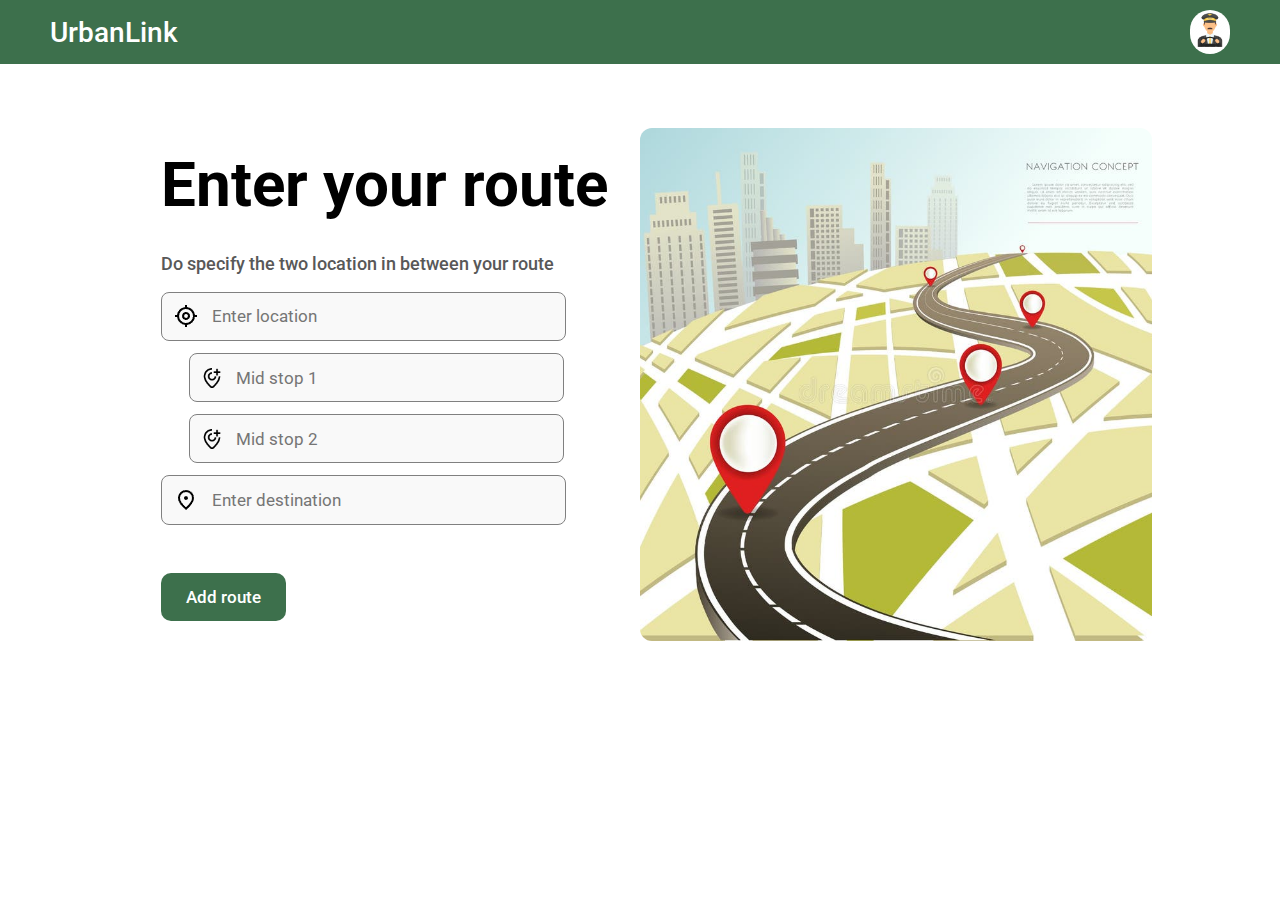
<file: PBL/driver-add-route.html>
<!DOCTYPE html>
<html lang="en">
<head>
    <meta charset="UTF-8">
    <meta name="viewport" content="width=device-width, initial-scale=1.0">
    <title>Driver Home Page</title>

    <link rel="stylesheet" href="styles/driver-add-route.css">
</head>
<body>
    <div class="header">
        <div class="left-section">
            UrbanLink
        </div>
        <div class="right-section">
            <div class="image-container">
                <img src="images/driver-avatar.webp" style="width: 100%;">
            </div>
        </div>
    </div>
    
    <div class="outer-div">    
        <div class="general-grid" style="margin: 64px 0 0 0;">
            <div class="detail">
                <div class="detail-heading">
                    Enter your route
                </div>
                <div class="sub-heading">
                    Do specify the two location in between your route
                </div>
                <div class="location-input-container">
                    <div class="origin-container">
                        <img src="images/my_location_FILL0_wght400_GRAD0_opsz24.png">
                        <input class="origin-input" type="text" placeholder="Enter location">
                    </div>
                    <div class="mid-stop">
                        <img src="images/mid-location.png" style="width: 20px;">
                        <input class="mid-stop-input" type="text" placeholder="Mid stop 1">
                    </div>
                    <div class="mid-stop">
                        <img src="images/mid-location.png" style="width: 20px;">
                        <input class="mid-stop-input" type="text" placeholder="Mid stop 2">
                    </div>
                    <div class="destination-container">
                        <img src="images/location_on_FILL0_wght400_GRAD0_opsz24.png">
                        <input class="destination-input" type="text" placeholder="Enter destination">
                    </div>
                </div>
                <div class="add-route-button">
                    <button class="general-button" type="submit">
                        Add route
                    </button>
                </div>
            </div>

            <div class="image">
                <img style="width: 100%; border-radius: 12px;" src="images/location-path.jpg">
            </div>
        </div>
    </div>
</body>
</html>
</file>
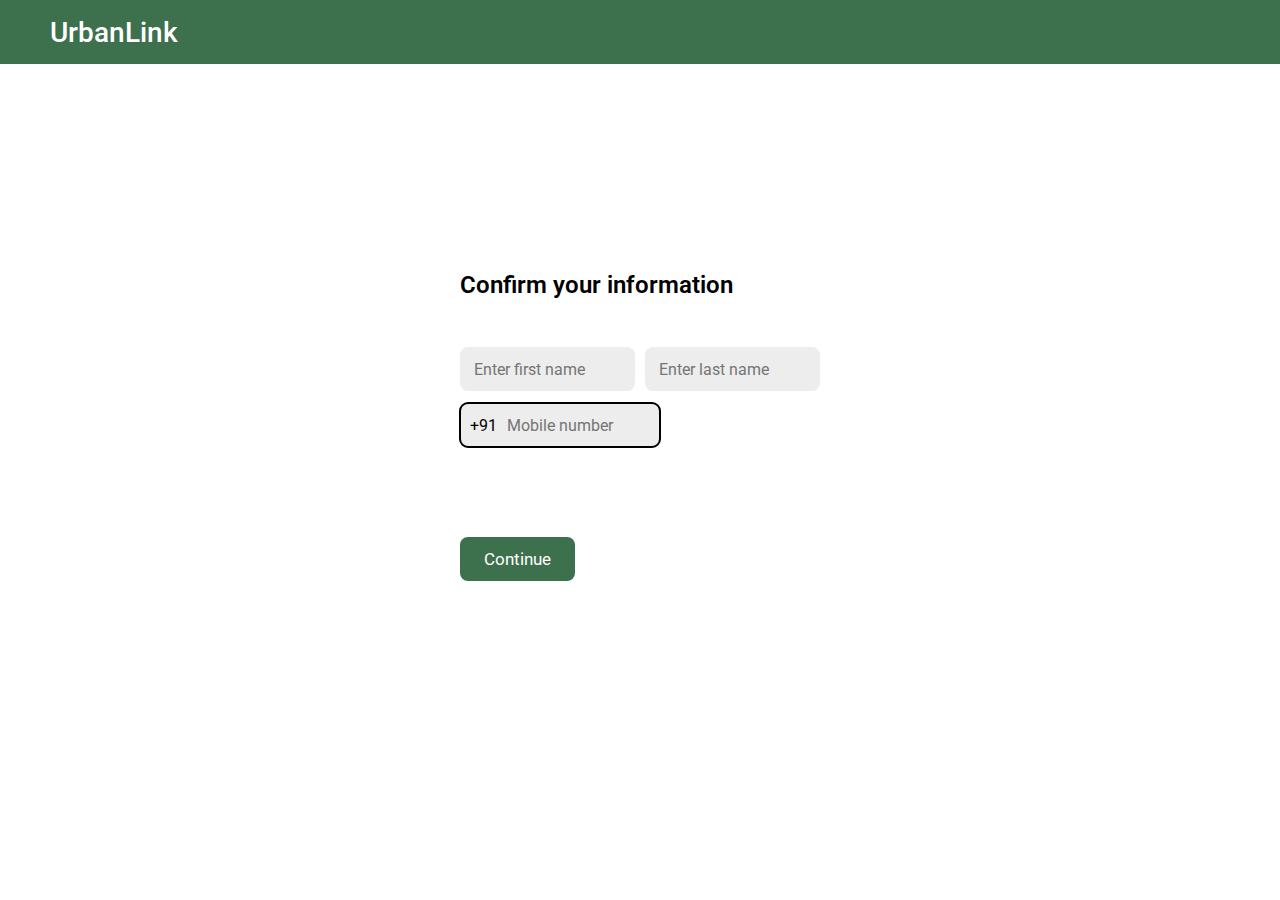
<file: PBL/driver-information.html>
<!DOCTYPE html>
<html lang="en">
<head>
    <meta charset="UTF-8">
    <meta name="viewport" content="width=device-width, initial-scale=1.0">
    <title>UrbanLink</title>

    <link rel="stylesheet" href="styles/driver-info.css">
</head>
<body>
    <div class="header">
        <div style="
        font-size: 28px;
        font-weight: 500;
        margin: 0 50px;
        color: white;
        cursor: default;">
            UrbanLink
        </div>
    </div>

    
    <div class="outer-container">
        <div class="inner-container">
            <div style="font-size: 24px; font-weight: 600; padding-bottom: 24px;">
                Confirm your information
            </div>
            <div class="driver-name">
                <input style="margin-right: 5px;" class="name-input" type="
                text" name="first-name" placeholder="Enter first name" required>
                <input style="margin-left: 5px;" class="name-input" type="text" name="last-name" placeholder="Enter last name" required>
            </div>
            <div class="driver-mob-num">
                <div style="padding-right: 10px;">
                    +91
                </div>
                <input class="mobile-number-input" type="tel" maxlength="10" name="mobile-number" placeholder="Mobile number" required>
            </div>
            <div style="height: 90px;">

            </div>
            <div style="padding-bottom: 48px;">
                <button class="continue-button">
                    Continue
                </button>
            </div>
        </div>
    </div>
</body>
</html>
</file>
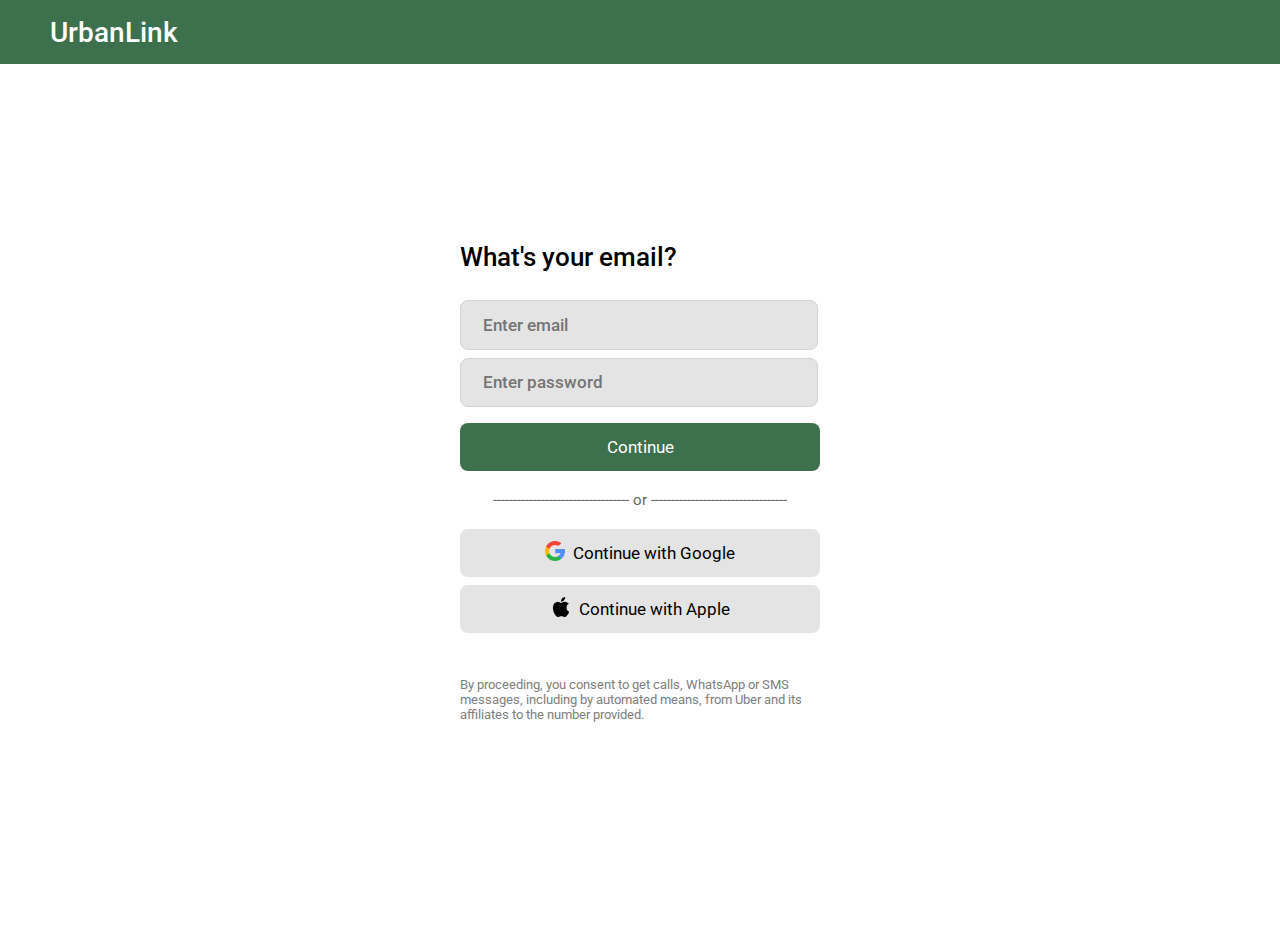
<file: PBL/driver-login.html>
<!DOCTYPE html>
<html>
    <head>
        <title>Driver Login</title>

        <link rel="stylesheet" href="styles/user-login.css">
    </head>
    <body>
        <div class="outer-container">
            <div class="header">
                <div style="
                font-size: 28px;
                font-weight: 500;
                margin: 0 50px;
                cursor: default;
                color: white;">
                    UrbanLink
                </div>
            </div>

            <!-- <form action="send-email.php" method="post" name="send-email"> -->
                <div class="inner-container">
                    <div style="font-size: 26px;
                    font-weight: 500;">
                        What's your email?
                    </div>
                    <input type="email" class="user-email" name="user-email" placeholder="Enter email" required>
                    <input type="password" class="user-password" name="user-password" placeholder="Enter password" required>
                    
                    <a style="text-decoration: none; color: white;" href="driver-home-page.html">
                        <button class="continue-button" type="submit" name="continue">
                            Continue
                        </button>
                    </a>
    
                    <div style="display: flex; align-items: center; justify-content: center; font-size: 15px; color: rgb(106, 104, 104);">
                        ---------------------------------- or ----------------------------------
                    </div>
    
                    <button class="google-sign-up-button">
                        <div style="width: 20px;">
                            <img src="images/google-icon.png" style="width: 100%;">
                        </div>
                        Continue with Google
                    </button>
                    <button class="apple-sign-up-button">
                        <div style="width: 20px;">
                            <img src="images/apple-logo.png" style="width: 100%;">
                        </div>
                        Continue with Apple
                    </button>
    
                    <div class="disclaimer">
                        By proceeding, you consent to get calls, WhatsApp or SMS messages, including by automated means, from Uber and its affiliates to the number provided.
                    </div>
                </div>
            <!-- </form> -->
        </div>
    </body>
</html>
</file>
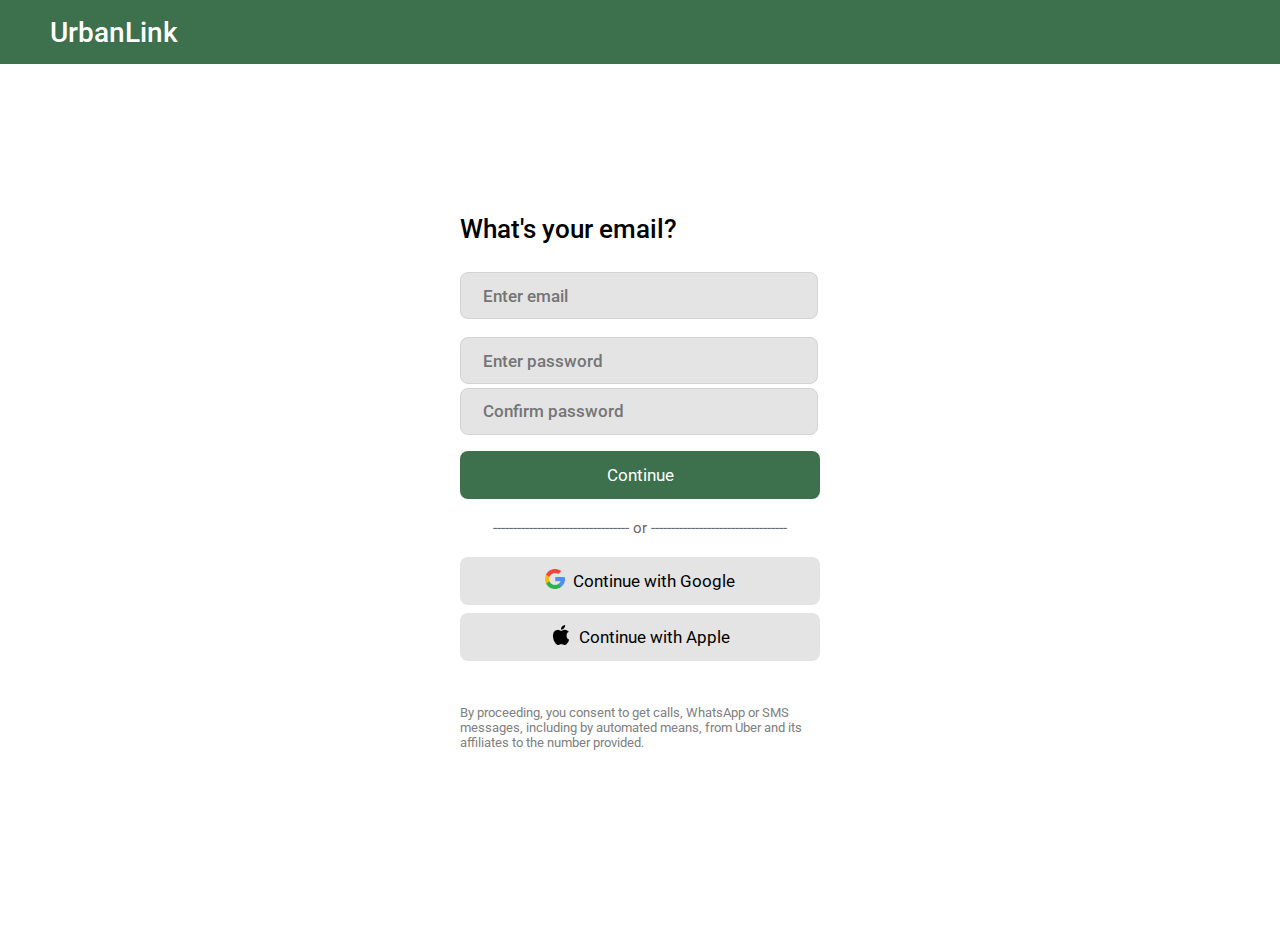
<file: PBL/driver-signup.html>
<!DOCTYPE html>
<html>
    <head>
        <title>Driver SignUp</title>

        <link rel="stylesheet" href="styles/driver-signup.css">
    </head>
    <body>
        <div class="outer-container">
            <div class="header">
                <div style="
                font-size: 28px;
                font-weight: 500;
                margin: 0 50px;
                cursor: default;
                color: white;">
                    UrbanLink
                </div>
            </div>

            <form action="">
                <div class="inner-container">
                    <div style="font-size: 26px;
                    font-weight: 500;">
                        What's your email?
                    </div>
                    <input class="user-email" type="email" name="user-email" placeholder="Enter email" required>
                    <input type="password" class="password" name="password" placeholder="Enter password" required>
                    <input type="password" class="password" style="margin-bottom: 16px;" name="confirm-password" placeholder="Confirm password" required>
                    
                    <a style="text-decoration: none; color: white;" href="driver-information.html">
                        <button class="continue-button" type="submit" name="continue">
                            Continue
                        </button>
                    </a>
    
                    <div style="font-size: 15px; color: rgb(106, 104, 104); display: flex; justify-content: center;">
                        ---------------------------------- or ----------------------------------
                    </div>
    
                    <button class="google-sign-up-button">
                        <div style="width: 20px;">
                            <img src="images/google-icon.png" style="width: 100%;">
                        </div>
                        Continue with Google
                    </button>
                    <button class="apple-sign-up-button">
                        <div style="width: 20px;">
                            <img src="images/apple-logo.png" style="width: 100%;">
                        </div>
                        Continue with Apple
                    </button>
    
                    <div class="disclaimer">
                        By proceeding, you consent to get calls, WhatsApp or SMS messages, including by automated means, from Uber and its affiliates to the number provided.
                    </div>
                </div>
            </form>
        </div>
    </body>
</html>
</file>
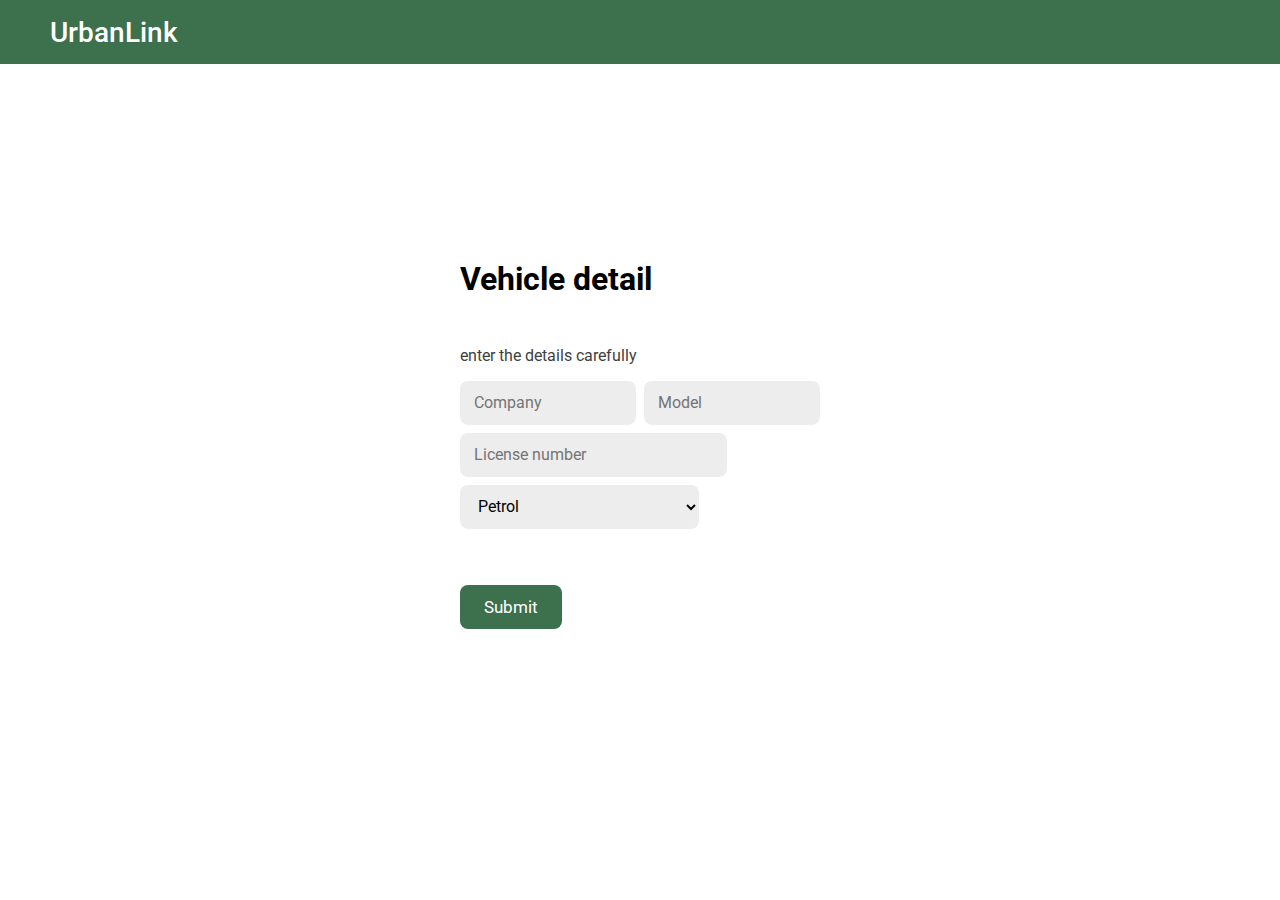
<file: PBL/driver-vehicle-info.html>
<!DOCTYPE html>
<html lang="en">
<head>
    <meta charset="UTF-8">
    <meta name="viewport" content="width=device-width, initial-scale=1.0">
    <title>Vehicle information</title>

    <link rel="stylesheet" href="styles/driver-vehicle-info.css">
</head>
<body>
    <div class="header">
        <div style="
        font-size: 28px;
        font-weight: 500;
        margin: 0 50px;
        color: white;
        cursor: default;">
            UrbanLink
        </div>
    </div>

    <div class="outer-container">
        <div class="main-container">
            <div>
                <h1>
                    Vehicle detail
                </h1>
            </div>
            <div style="margin-top: 48px; color: rgb(63, 63, 63);">
                enter the details carefully
            </div>
            <div  class="input-container">
                <div class="company-model-div">
                    <input type="text" class="vehicle-company" placeholder="Company" required>
                    <input type="text" class="vehicle-model" style="margin: 0px ;" placeholder="Model" required>
                </div>
                <div class="license-fuel-div">
                    <input type="text" class="license-number" placeholder="License number" required>
                    <select class="fuel-type" name="fuel-type";>
                        <option value="petrol">Petrol</option>
                        <option value="diesel">Diesel</option>
                    </select>
                </div>
                <a href="">
                    <button class="submit-button" type="submit">
                        Submit
                    </button>
                </a>
            </div>
        </div>
    </div>

</body>
</html>
</file>
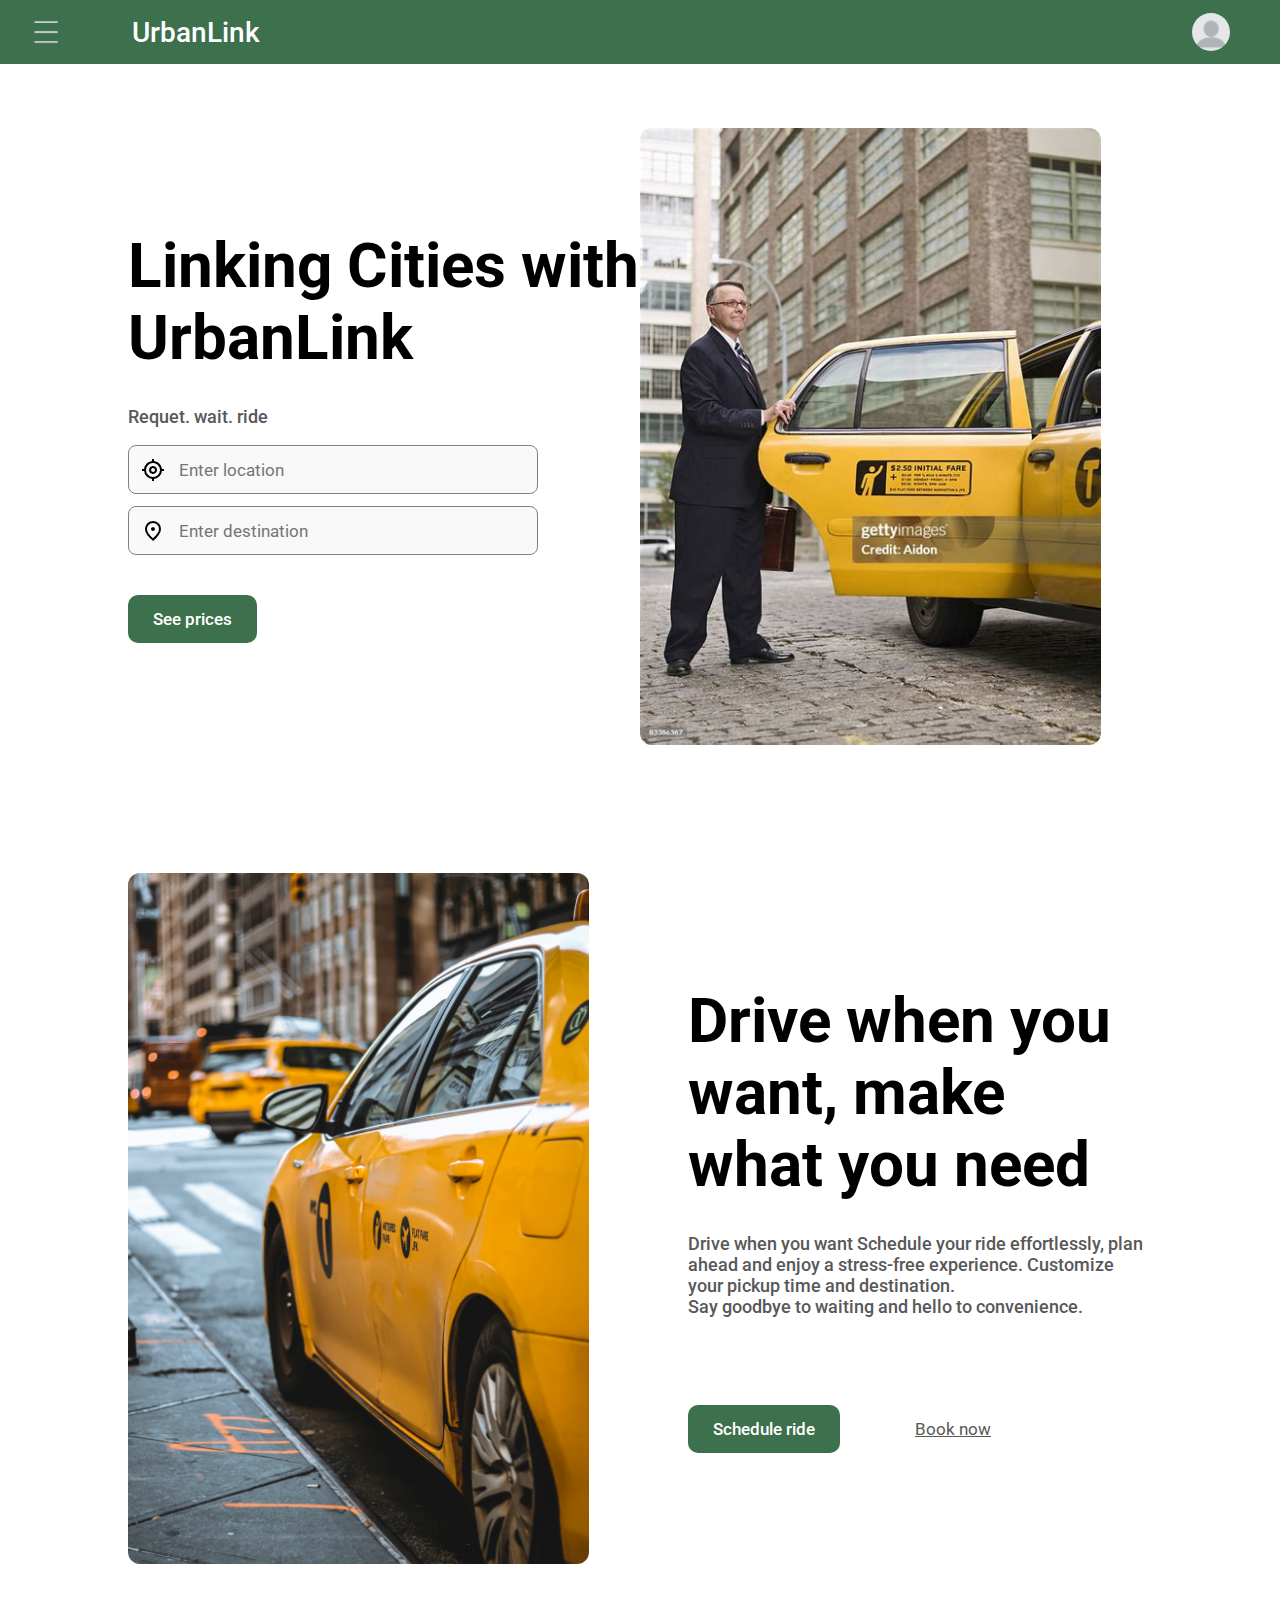
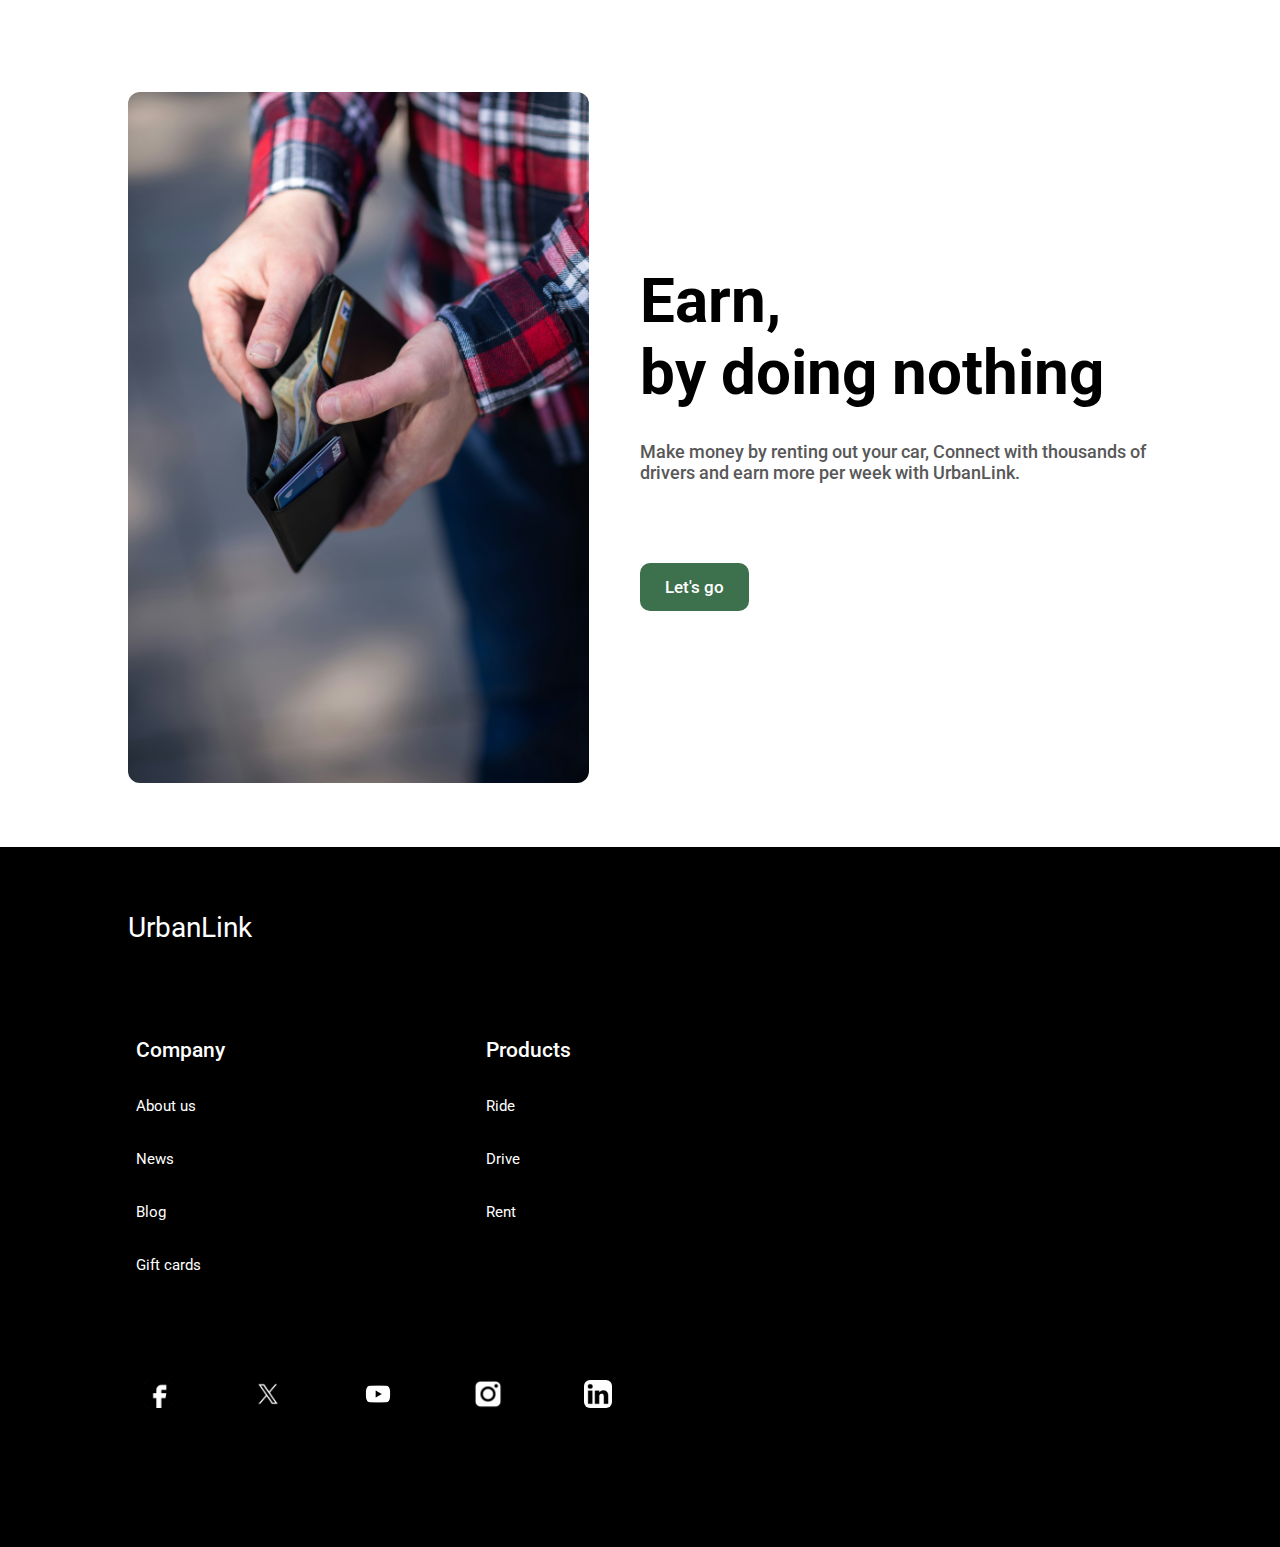
<file: PBL/home_page.html>
<!DOCTYPE html>
<html>
    <head>
        <title>
            UrbanLink
        </title>
        <link rel="stylesheet" href="styles/home-page.css">

    </head>
    <body>
        <div class="header">
            <div class="left-section">
                <img class="hamburger-menu" src="images/main-menu.png">
                <div style="
                font-size: 28px;
                font-weight: 500;
                margin: 0 50px;
                cursor: pointer;">
                    <a href="home_page.html" style="
                    text-decoration: none;
                    color: white;">  
                        UrbanLink
                    </a>
                </div>
            </div>
            <div class="right-section">
                <div class="profile-pic-container" id="pp" onclick="rand()">
                    <img class="profile-pic" src="images/blank-profile-picture.png">
                </div>
            </div>
        </div>

        <div class="ride-grid">
            <div class="detail-section">
                <div class="heading">
                    Linking Cities with UrbanLink
                </div>
                <div class="sub-heading">
                    Requet. wait. ride
                </div> 
                <form action="ride-display-page.html">
                    <div class="location-input-container">
                        <div class="origin-container">
                            <img src="images/my_location_FILL0_wght400_GRAD0_opsz24.png">
                            <input class="origin-input" type="text" placeholder="Enter location" id="origin" oninput="storeInput()" required>
                        </div>
                        <div class="destination-container">
                            <img src="images/location_on_FILL0_wght400_GRAD0_opsz24.png">
                            <input class="destination-input" type="text" placeholder="Enter destination" id="destination" oninput="storeInput()" required>
                        </div>
                    </div>
                    <div style="margin-top: 40px;">
                        <button class="general-button" onclick="redirectTo('ride-display-page.html')" type="submit">
                            See prices
                        </button>
                    </div>
                </form>      
                
            </div>

            <div class="image-section">
                <img class="image" src="images/taxi-1">
            </div>
        </div>

        <div class="ride-grid" style="margin-top: 0px;">
            <div class="image-section">
                <img class="image" src="images/taxi-drive.jpg">
            </div>
            <div class="detail-section" style="padding-left: 48px;">
                <div class="heading">
                    Drive when you want, make what you need
                </div>
                <div class="sub-heading">
                    Drive when you want Schedule your ride effortlessly, plan ahead and enjoy a stress-free experience. Customize your pickup time and destination.
                    <br>Say goodbye to waiting and hello to convenience.
                </div>
                <div style="display: flex; margin-top: 88px; align-items: center; gap: 75px;">
                    <button class="general-button">
                        Schedule ride
                    </button>
                    <div style="text-decoration: underline; font-size: 17px; color: rgb(88, 88, 88); cursor: pointer;">
                        Book now
                    </div>
                </div>
            </div>
        </div>


        <div class="ride-grid" style="margin-top: 0px;">
            <div class="image-section">
                <img src="images/earn-money-2.jpg" class="image">
            </div>
            <div class="detail-section">
                <div class="heading">
                    Earn,<br>by doing nothing
                </div>
                <div class="sub-heading">
                    Make money by renting out your car, Connect with thousands of drivers and earn more per week with UrbanLink.
                </div>
                <div style="margin-top: 80px;">
                    <form action="rental-car-detail.html">
                        <button class="general-button" type="submit">
                            Let's go
                        </button>
                    </form>
                </div>
            </div>
        </div>

        <div class="footer">
            <div class="footer-inner">
                <div style="font-size: 28px; font-weight: normal; padding: 0px 0px 46px 0px;">
                    UrbanLink
                </div>
                <div class="footer-grid">
                    <div class="company">
                        <h1 style="font-size: 21px; font-weight: 500;">
                            Company
                        </h1>
                        <a class="anchor-tag" href="">
                            About us
                        </a>
                        <a class="anchor-tag" href="">
                            News
                        </a>
                        <a class="anchor-tag" href="">
                            Blog
                        </a>
                        <a class="anchor-tag" href="">
                            Gift cards
                        </a>
                    </div>
                    <div class="products">
                        <h1 style="font-size: 21px; font-weight: 500;">
                            Products
                        </h1>
                        <a class="anchor-tag" href="">
                            Ride
                        </a>
                        <a class="anchor-tag" href="">
                            Drive
                        </a>
                        <a class="anchor-tag" href="">
                            Rent
                        </a>
                    </div>
                </div>

                <div class="footer-social-media-grid">
                    <div class="social-media-icons">
                        <img style="width: 100%;" src="images/facebook.png" alt="">
                    </div>
                    <div class="social-media-icons">
                        <img style="width: 100%;" src="images/twitter.png">
                    </div>
                    <div class="social-media-icons">
                        <img style="width: 128%;" src="images/youtube.png">
                    </div>
                    <div class="social-media-icons">
                        <img style="width: 108%;" src="images/instagram.png">
                    </div>
                    <div class="social-media-icons">
                        <img style="width: 80%;" src="images/linkedin.png">
                    </div>
                </div>
                
            </div>
        </div>

        <script src="scripts/home-page.js"></script>
    </body>
</html>
</file>
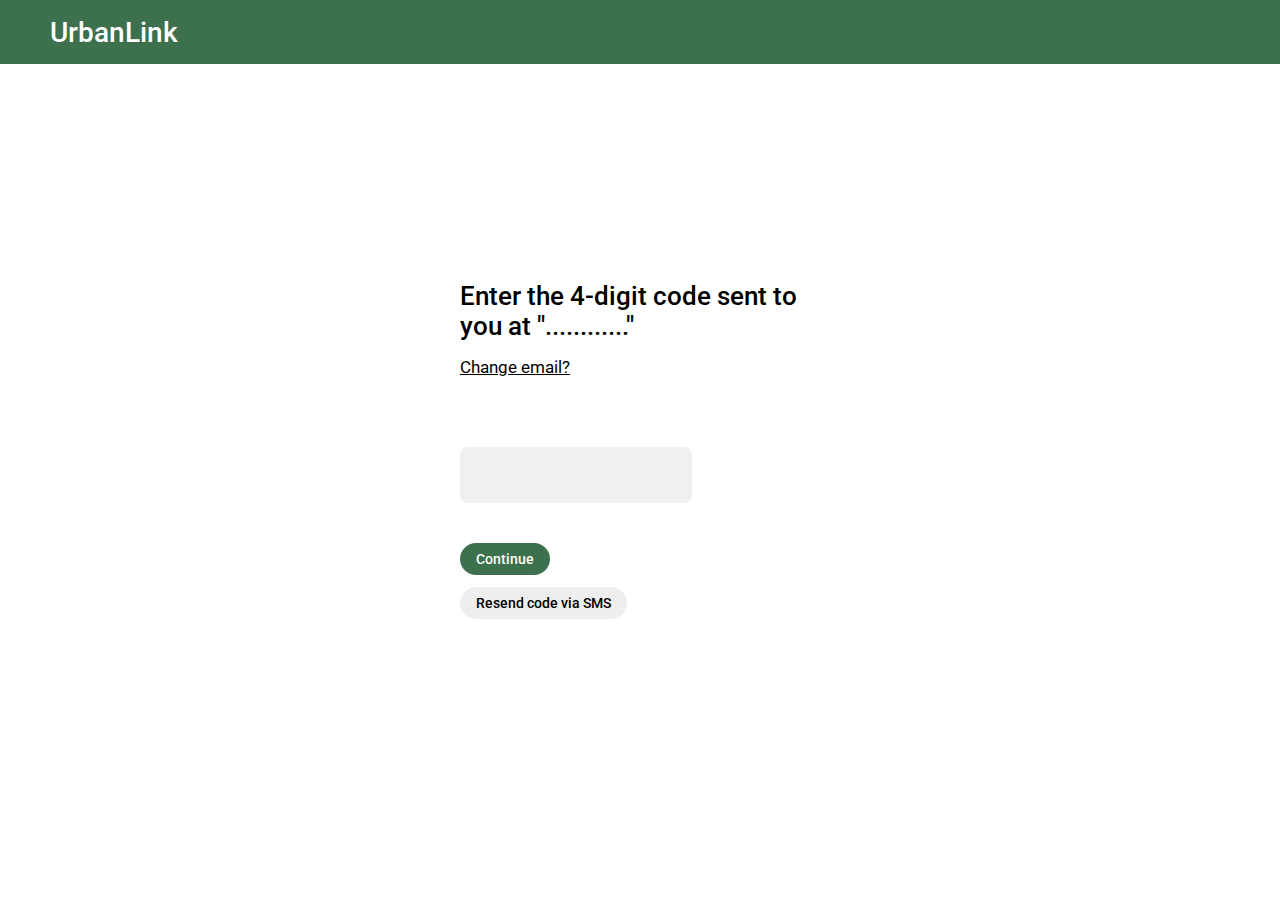
<file: PBL/otp-verification.html>
<!DOCTYPE html>
<html lang="en">
<head>
    <meta charset="UTF-8">
    <meta name="viewport" content="width=device-width, initial-scale=1.0">
    <title>Verify OTP</title>

    <link rel="stylesheet" href="styles/otp-verification.css">
</head>
<body>
    <div class="outer">
        <div class="header">
            <div style="font-size: 28px; font-weight: 500; margin: 0 50px; cursor: default;">
                UrbanLink
            </div>
        </div>

        <form action="home_page.html" method="post">
            <div class="main-container">
                <div class="enter-otp-text">
                    Enter the 4-digit code sent to you at "............"
                </div>
                <a class="change-email" href="sign_up.html">
                    Change email?
                </a>
                <input class="OTP-input" type="text" name="OTP" maxlength="4" autocomplete="off">
                <div>
                    <button class="continue-button" type="submit"
                    style="background-color: #3D704C; color: white;">
                        Continue
                    </button>
                </div>
                <div>
                    <button style="margin-top: 12px;" class="resend-button"
                    type="button">
                        Resend code via SMS
                    </button>
                </div>
            </div>
        </form>
    </div>
</body>
</html>
</file>
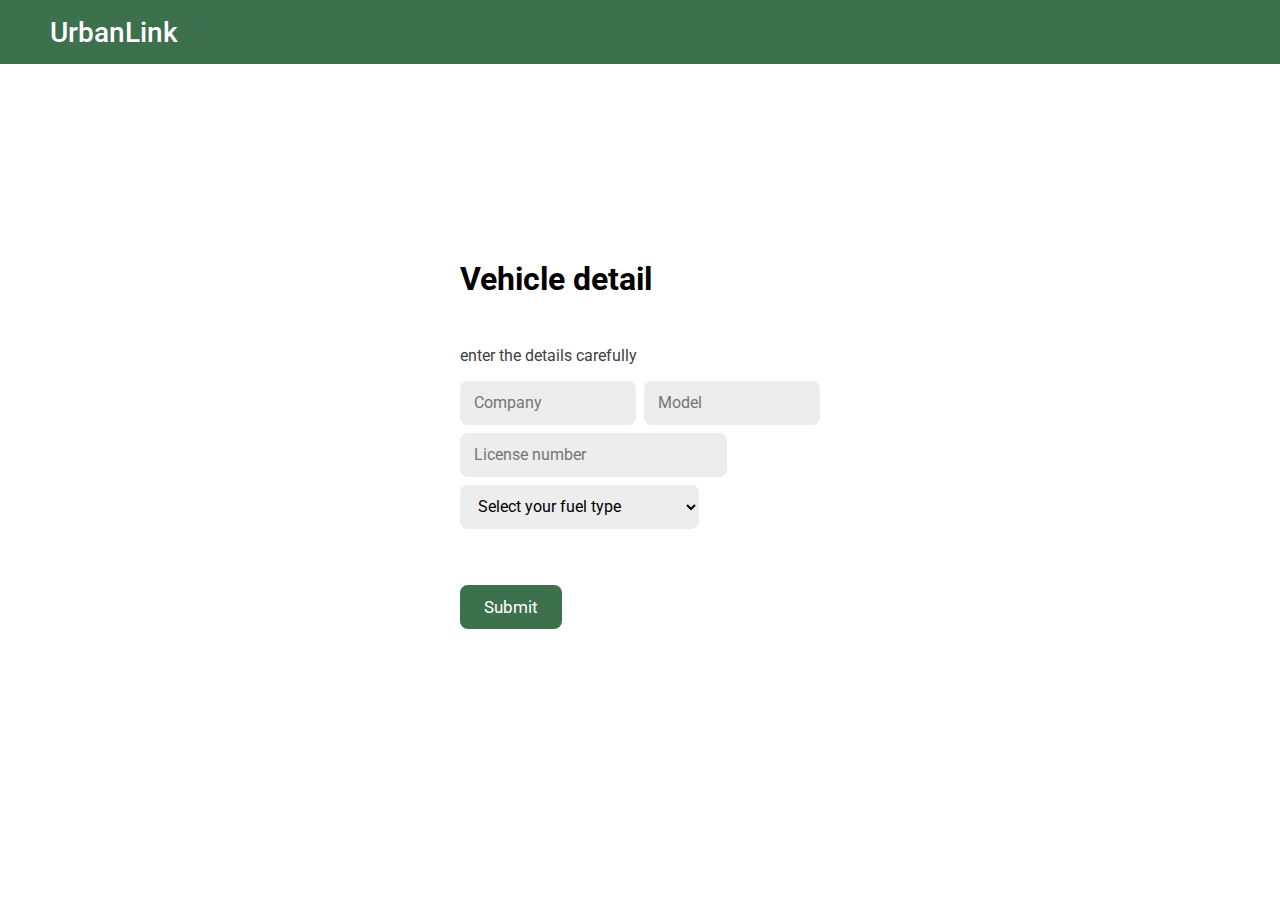
<file: PBL/rental-car-detail.html>
<!DOCTYPE html>
<html lang="en">
<head>
    <meta charset="UTF-8">
    <meta name="viewport" content="width=device-width, initial-scale=1.0">
    <title>Vehicle information</title>

    <link rel="stylesheet" href="styles/rental-car-detail.css">
</head>
<body>
    <div class="header">
        <div style="
        font-size: 28px;
        font-weight: 500;
        margin: 0 50px;
        color: white;
        cursor: default;">
            UrbanLink
        </div>
    </div>

    <div class="outer-container">
        <div class="main-container">
            <div>
                <h1>
                    Vehicle detail
                </h1>
            </div>
            <div style="margin-top: 48px; color: rgb(63, 63, 63);">
                enter the details carefully
            </div>
            
            <form action="rented-car-display.html">
                <div  class="input-container">
                    <div class="company-model-div">
                        <input type="text" class="vehicle-company" placeholder="Company" required>
                        <input type="text" class="vehicle-model" style="margin: 0px ;" placeholder="Model" required>
                    </div>
                    <div class="license-fuel-div">
                        <input type="text" class="license-number" placeholder="License number" required>
                        <select class="fuel-type" name="fuel-type"; required>
                            <option value="">Select your fuel type</option>
                            <option value="petrol">Petrol</option>
                            <option value="diesel">Diesel</option>
                            <option value="CNG">CNG</option>
                            <option value="Electric">Electric</option>
                            <option value="Hybrid">Hybrid</option>
                        </select>
                    </div>
                    <a href="">
                        <button class="submit-button" type="submit">
                            Submit
                        </button>
                    </a>
                </div>
            </form>
            
        </div>
    </div>

</body>
</html>
</file>
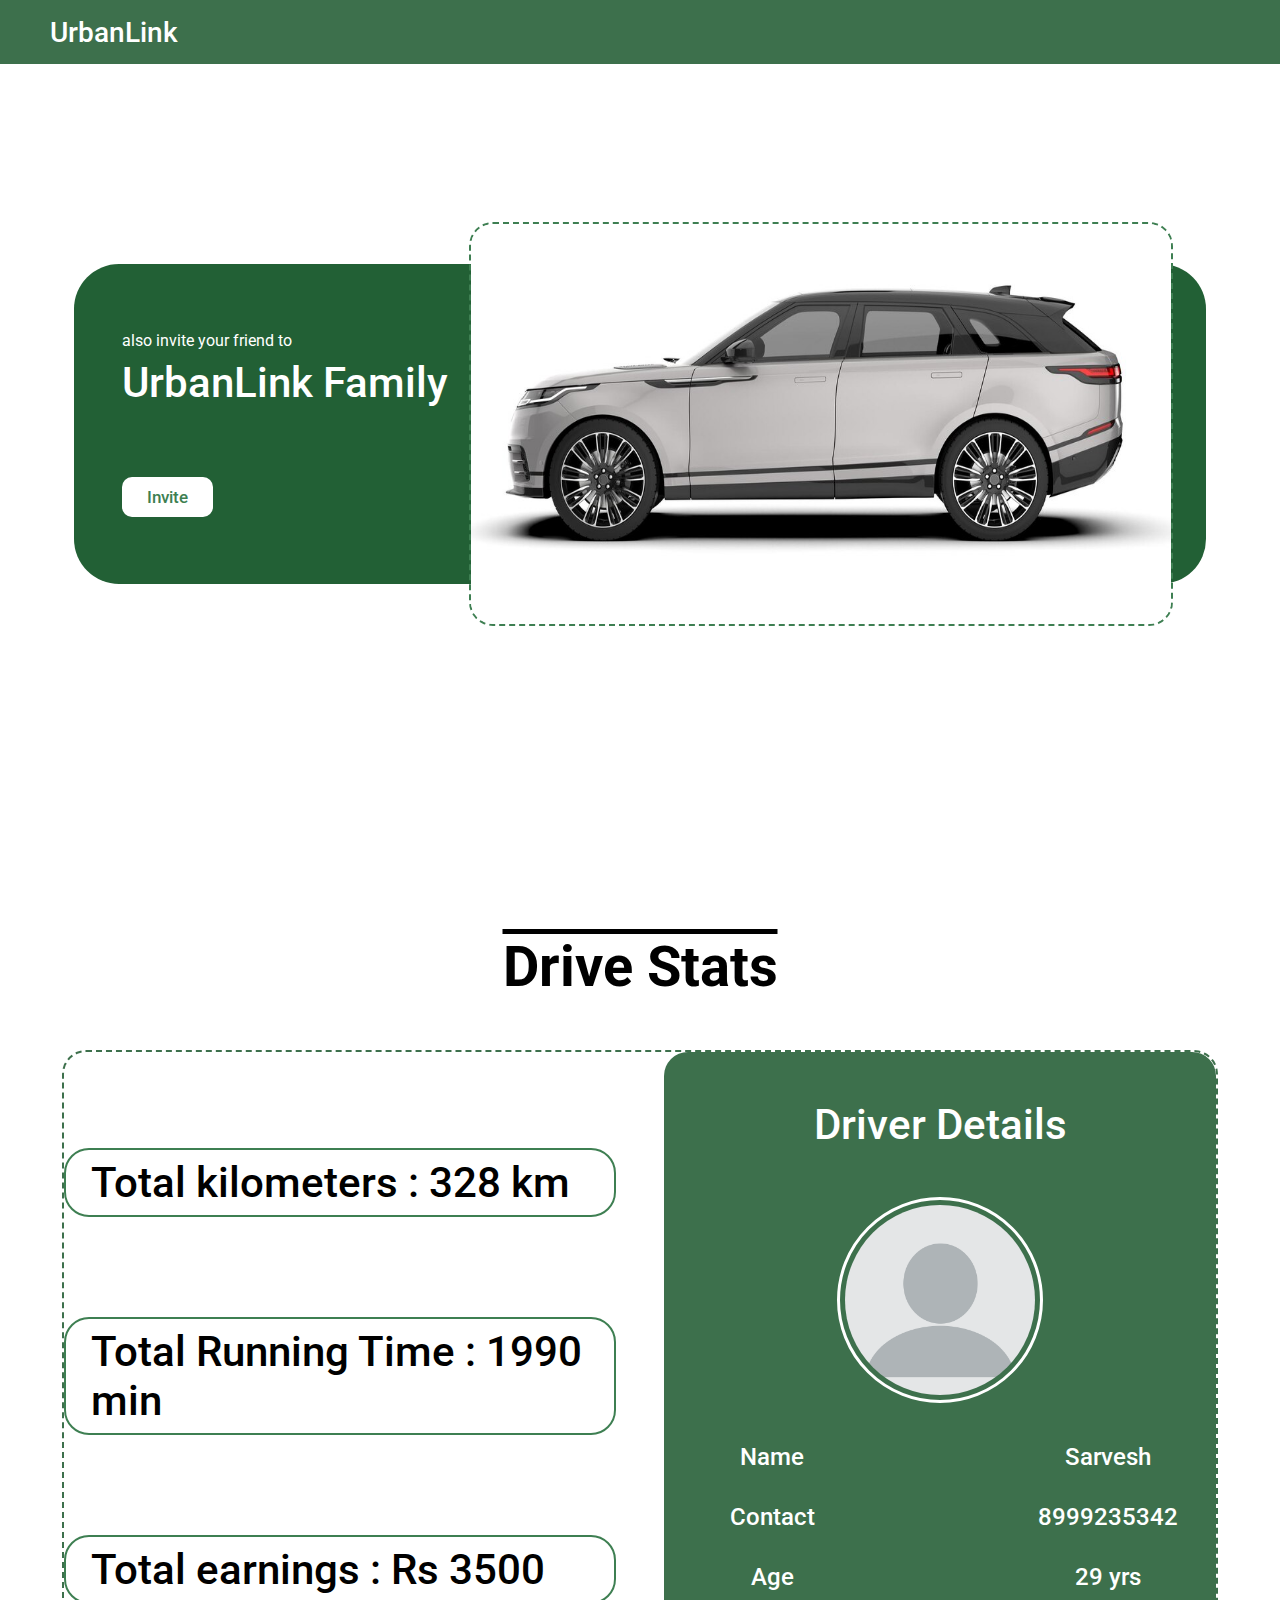
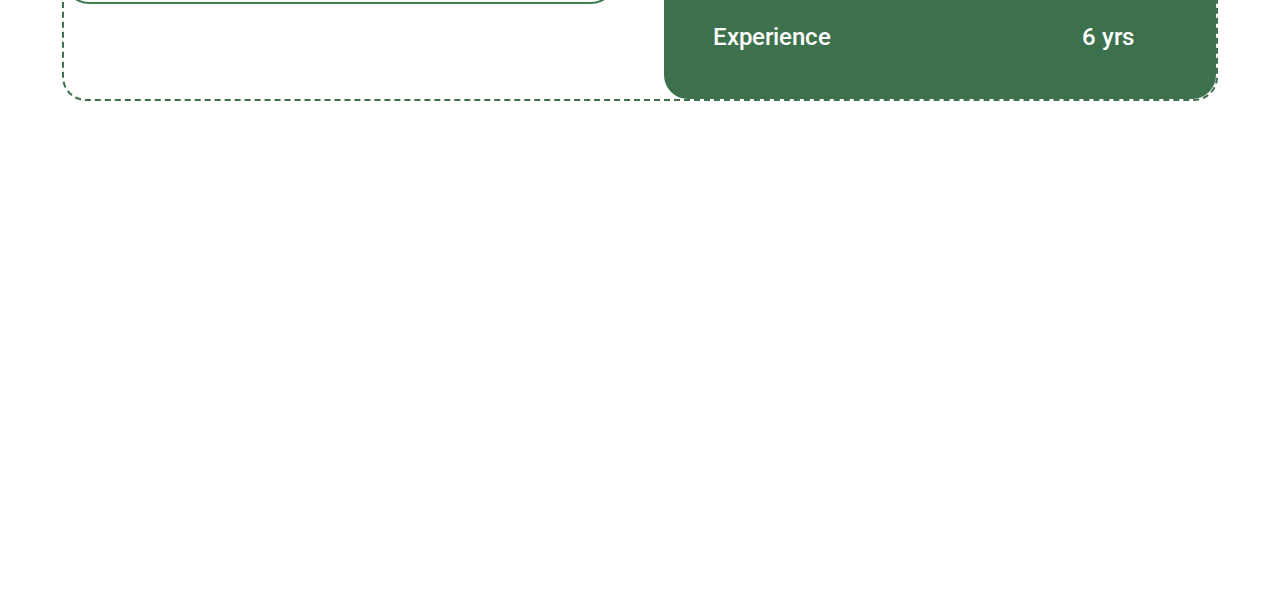
<file: PBL/rented-car-display.html>
<!DOCTYPE html>
<html lang="en">
<head>
    <meta charset="UTF-8">
    <meta name="viewport" content="width=device-width, initial-scale=1.0">
    <title>Rent your car</title>

    <link rel="stylesheet" href="styles/rented-car-display.css">
</head>
<body>
    <div class="header">
        <div class="left-section">
            <div class="logo">
                UrbanLink
            </div>
        </div>
        <div class="right-section"></div>
    </div>


    <div class="outer-div">
        <div class="intro-grid">
            <div class="detail-section">
                <div class="sub-heading">
                    also invite your friend to
                </div>
                <div class="heading">
                    UrbanLink Family
                </div>
                <div class="invite">
                    <button class="invite-button">
                        Invite
                    </button>
                </div>
            </div>
            <div class="image-section">
                <img src="images/car-test-6.jpg" class="car-image">
            </div>
        </div>

        <div class="heading" style="margin: 350px 0px 50px 0px; font-size: 56px; font-weight: 700; text-decoration: overline;">
            Drive Stats
        </div>
        <div class="stats-container">
            <div class="stats-grid">
                <!-- kilometer, earnings, run-time, rs/kilo, to whome car is given, -->
                <div class="drive-stats">
                    <div class="drive-stats-text">
                        Total kilometers : 328 km
                    </div>
                    <div class="drive-stats-text">
                        Total Running Time : 1990 min
                    </div>
                    <div class="drive-stats-text">
                        Total earnings : Rs 3500
                    </div>
                </div>
                <div class="driver-profile">
                    <div class="heading" style="color: white; margin-bottom: 48px;">
                        Driver Details
                    </div>
                    <div class="driver-profilepic-container">
                        <img src="images/blank-profile-picture.png" class="driver-profilepic">
                    </div>
                    <div class="stat">
                        <div class="profile-stat-name">
                            Name
                        </div>
                        <div class="profile-stat-value">
                            Sarvesh
                        </div>
                    </div>
                    <div class="stat">
                        <div class="profile-stat-name">
                            Contact
                        </div>
                        <div class="profile-stat-value">
                            8999235342
                        </div>
                    </div>
                    <div class="stat">
                        <div class="profile-stat-name">
                            Age
                        </div>
                        <div class="profile-stat-value">
                            29 yrs
                        </div>
                    </div>
                    <div class="stat">
                        <div class="profile-stat-name">
                            Experience
                        </div>
                        <div class="profile-stat-value">
                            6 yrs
                        </div>
                    </div>
                </div>
            </div>
        </div>
    </div>
    
</body>
</html>
</file>
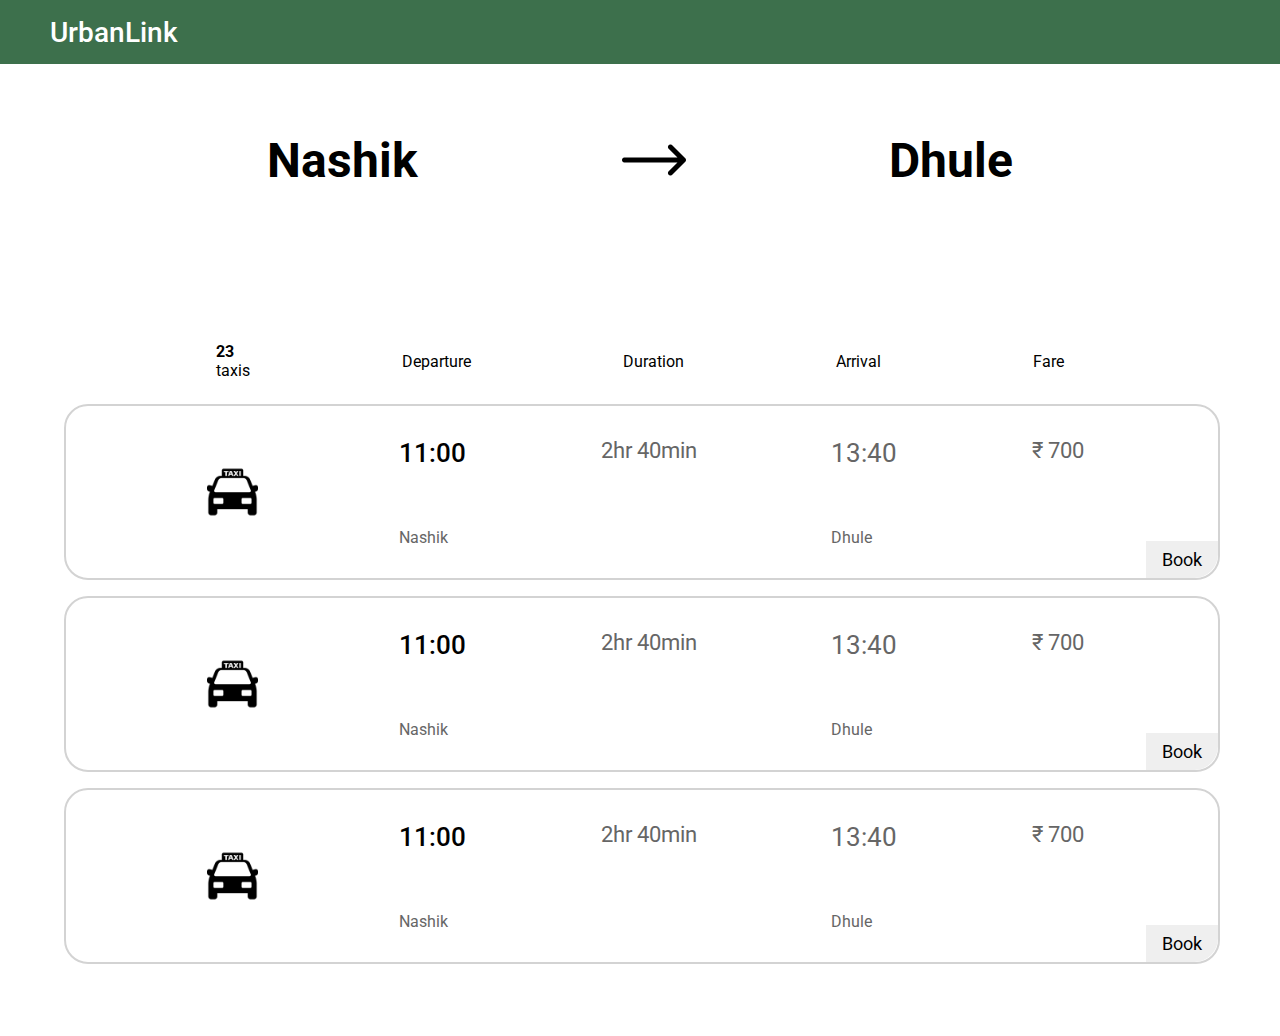
<file: PBL/ride-display-page.html>
<!DOCTYPE html>
<html lang="en">
<head>
    <meta charset="UTF-8">
    <meta name="viewport" content="width=device-width, initial-scale=1.0">
    <title>ride display</title>

    <link rel="stylesheet" href="styles/ride-display-page.css">
</head>
<body>
    <div class="header">
        <div class="left-section">
            <div class="logo">
                UrbanLink
            </div>
        </div>
        <div class="right-section"></div>
    </div>

    <div class="outer-div">
        <div class="ride-route">
            <div class="origin" id="origin-point">
                Nashik
            </div>
            <img src="images/right-arrow.png" class="direction-arrow">
            <div class="destination" id="dest-point">
                Dhule
            </div>
        </div>

        <div class="tip">
            <div class="no. of taxis">
                <strong>23</strong> <br>taxis
            </div>
            <div>
                Departure
            </div>
            <div>
                Duration
            </div>
            <div>
                Arrival
            </div>
            <div>
                Fare
            </div>
        </div>

        <div class="ride-container" id="ride-container">
            
        </div>
    </div>

    <script src="scripts/display-ride.js"></script>
    <script src="scripts/home-page.js"></script>
</body>
</html>
</file>
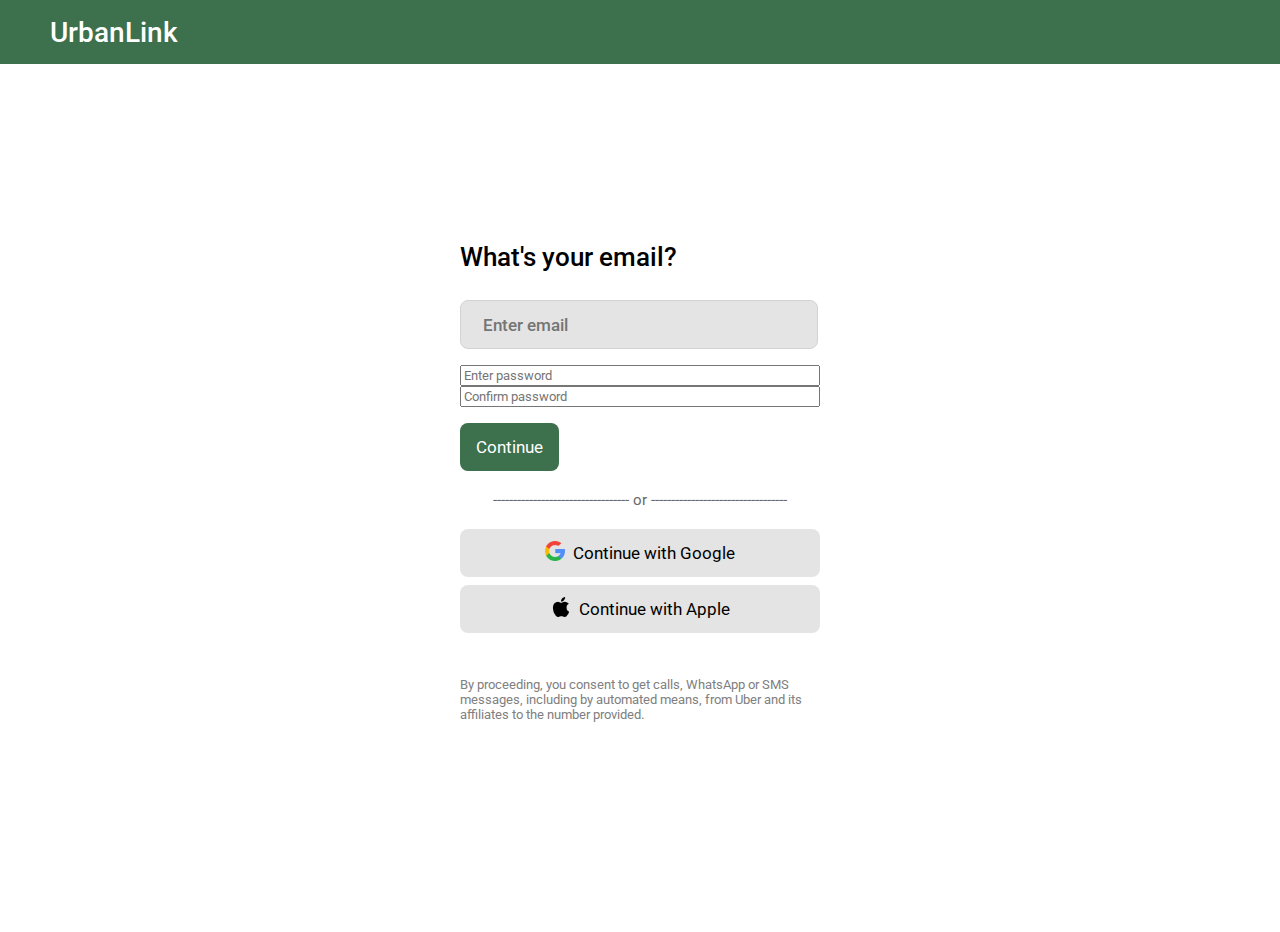
<file: PBL/sign_up.html>
<!DOCTYPE html>
<html>
    <head>
        <title>User SignUp</title>

        <link rel="stylesheet" href="styles/sign-up.css">
    </head>
    <body>
        <div class="outer-container">
            <div class="header">
                <div style="
                font-size: 28px;
                font-weight: 500;
                margin: 0 50px;
                cursor: default;
                color: white;">
                    UrbanLink
                </div>
            </div>

            <!-- <form action="send-email.php" method="post" name="send-email"> -->
                <div class="inner-container">
                    <div style="font-size: 26px;
                    font-weight: 500;">
                        What's your email?
                    </div>
                    <input class="user-email" type="email" name="user-email" placeholder="Enter email" required>
                    <input type="password" class="password" name="password" placeholder="Enter password" required>
                    <input type="password" class="password" style="margin-bottom: 16px;" name="confirm-password" placeholder="Confirm password" required>
                    
                    <a style="text-decoration: none; color: white;" href="user-info.html">
                        <button class="continue-button" type="submit" name="continue">
                            Continue
                        </button>
                    </a>
    
                    <div style="font-size: 15px; color: rgb(106, 104, 104); display: flex; justify-content: center;">
                        ---------------------------------- or ----------------------------------
                    </div>
    
                    <button class="google-sign-up-button">
                        <div style="width: 20px;">
                            <img src="images/google-icon.png" style="width: 100%;">
                        </div>
                        Continue with Google
                    </button>
                    <button class="apple-sign-up-button">
                        <div style="width: 20px;">
                            <img src="images/apple-logo.png" style="width: 100%;">
                        </div>
                        Continue with Apple
                    </button>
    
                    <div class="disclaimer">
                        By proceeding, you consent to get calls, WhatsApp or SMS messages, including by automated means, from Uber and its affiliates to the number provided.
                    </div>
                </div>
            <!-- </form> -->
        </div>
    </body>
</html>
</file>
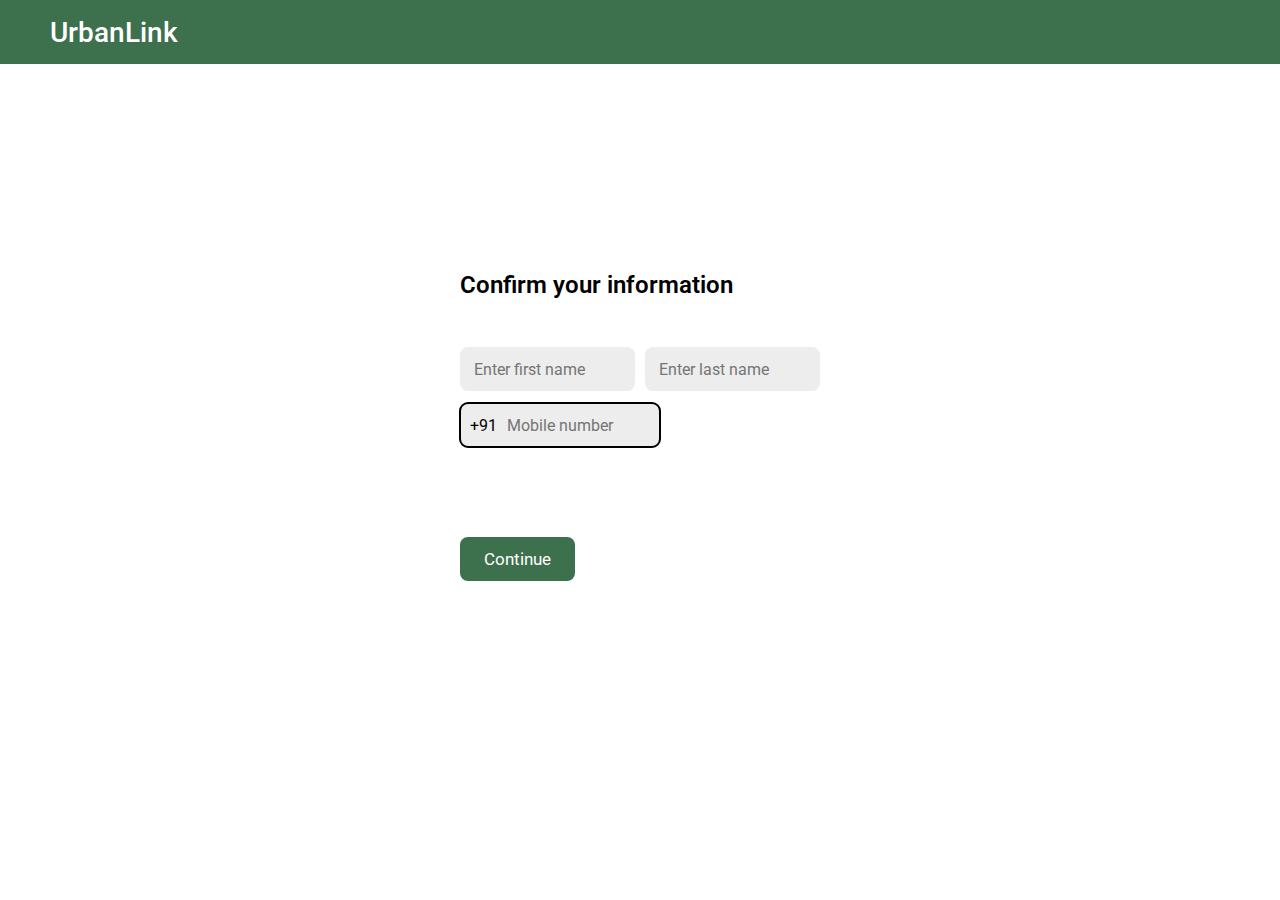
<file: PBL/user-info.html>
<!DOCTYPE html>
<html lang="en">
<head>
    <meta charset="UTF-8">
    <meta name="viewport" content="width=device-width, initial-scale=1.0">
    <title>UrbanLink</title>

    <link rel="stylesheet" href="styles/user-info.css">
</head>
<body>
    <div class="header">
        <div style="
        font-size: 28px;
        font-weight: 500;
        margin: 0 50px;
        color: white;
        cursor: default;">
            UrbanLink
        </div>
    </div>

    
    <div class="outer-container">
        <div class="inner-container">
            <div style="font-size: 24px; font-weight: 600; padding-bottom: 24px;">
                Confirm your information
            </div>
            <div class="driver-name">
                <input style="margin-right: 5px;" class="name-input" type="
                text" name="first-name" placeholder="Enter first name" required>
                <input style="margin-left: 5px;" class="name-input" type="text" name="last-name" placeholder="Enter last name" required>
            </div>
            <div class="driver-mob-num">
                <div style="padding-right: 10px;">
                    +91
                </div>
                <input class="mobile-number-input" type="tel" maxlength="10" name="mobile-number" placeholder="Mobile number" required>
            </div>
            <div style="height: 90px;">

            </div>
            <div style="padding-bottom: 48px;">
                <a style="text-decoration: none; color: white;" href="home_page.html">
                    <button class="continue-button">
                        Continue
                    </button>
                </a>
            </div>
        </div>
    </div>
</body>
</html>
</file>
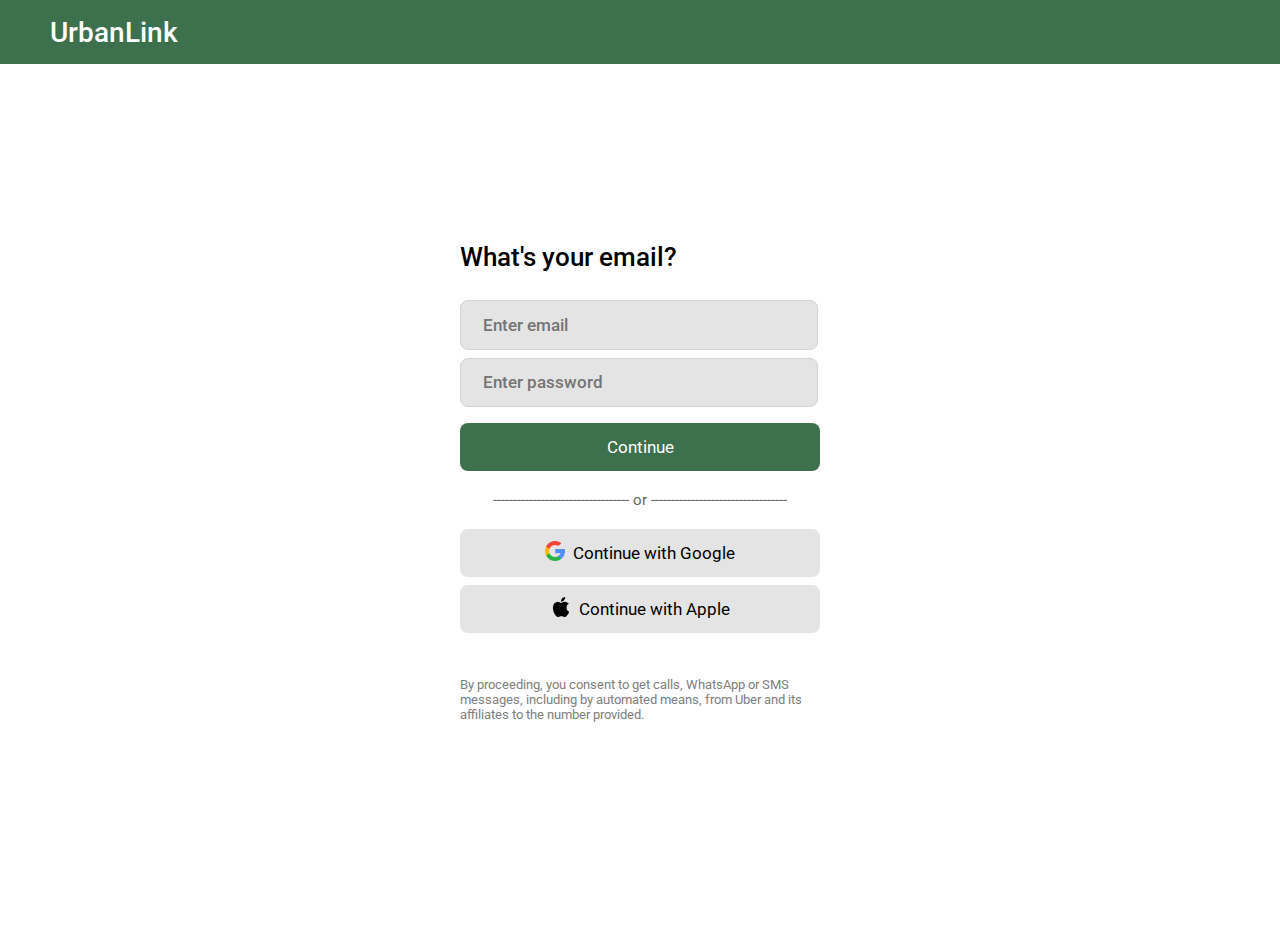
<file: PBL/user-login.html>
<!DOCTYPE html>
<html>
    <head>
        <title>User Login</title>

        <link rel="stylesheet" href="styles/user-login.css">
    </head>
    <body>
        <div class="outer-container">
            <div class="header">
                <div style="
                font-size: 28px;
                font-weight: 500;
                margin: 0 50px;
                cursor: default;
                color: white;">
                    UrbanLink
                </div>
            </div>

            <!-- <form action="send-email.php" method="post" name="send-email"> -->
                <div class="inner-container">
                    <div style="font-size: 26px;
                    font-weight: 500;">
                        What's your email?
                    </div>
                    <input type="email" class="user-email" name="user-email" placeholder="Enter email" required>
                    <input type="password" class="user-password" name="user-password" placeholder="Enter password" required>
                    
                    <a style="text-decoration: none; color: white;" href="home_page.html">
                        <button class="continue-button" type="submit" name="continue">
                            Continue
                        </button>
                    </a>
    
                    <div style="display: flex; align-items: center; justify-content: center; font-size: 15px; color: rgb(106, 104, 104);">
                        ---------------------------------- or ----------------------------------
                    </div>
    
                    <button class="google-sign-up-button">
                        <div style="width: 20px;">
                            <img src="images/google-icon.png" style="width: 100%;">
                        </div>
                        Continue with Google
                    </button>
                    <button class="apple-sign-up-button">
                        <div style="width: 20px;">
                            <img src="images/apple-logo.png" style="width: 100%;">
                        </div>
                        Continue with Apple
                    </button>
    
                    <div class="disclaimer">
                        By proceeding, you consent to get calls, WhatsApp or SMS messages, including by automated means, from Uber and its affiliates to the number provided.
                    </div>
                </div>
            <!-- </form> -->
        </div>
    </body>
</html>
</file>
<file: PBL/styles/driver-add-route.css>
@import url('https://fonts.googleapis.com/css2?family=Roboto:ital,wght@0,100;0,300;0,400;0,500;0,700;0,900;1,100;1,300;1,400;1,500;1,700;1,900&display=swap');

* {
    font-family: Roboto, Arial;
    margin: 0;
}

.outer-div {
    display: grid;
    place-items: center;
}

.header {
    position: fixed;
    display: flex;
    top: 0; right: 0; left: 0;
    align-items: center;
    justify-content: space-between;
    height: 64px;
    background-color: #3D704C;
    color: white;
}

.header .left-section {
    display: flex;
    align-items: center;
    justify-content: center;
    margin: 0px 50px;
    font-size: 28px;
    font-weight: 500;
}

.header .right-section {
    display: flex;
    align-items: center;
    justify-content: center;
    margin: 0px 50px;
}
.right-section .image-container {
    width: 40px;
    background-color: white;
    border: none;
    border-radius: 20px;
}

.general-grid {
    display: grid;
    place-items: center;
    grid-template-columns: 1fr 1fr;
    padding: 64px 128px;
    margin: 0px 64px;
}
.general-grid .detail {
    display: flex;
    flex-direction: column;
}
.detail .detail-heading {
    font-size: 62px; 
    font-weight: 700;
    text-align: left;
    line-height: 72px;
    margin-bottom: 32px;
}
.detail .sub-heading {
    font-weight: 500;
    font-size: 18px;
    text-align: left;
    color: rgb(88, 88, 88)
}

.detail .location-input-container{
    display: flex;
    flex-direction: column;
    margin-top: 18px;
    padding: 0 56px 0 0;
}
.location-input-container .origin-container {
    display: flex;
    align-items: center;
    justify-content: space-between;
    padding: 0 0 0 12px;
    height: 47.2px;
    width: 100%;
    border-radius: 8px;
    border: 1px solid gray;
    background-color: rgb(249, 249, 249);
}
.origin-container .origin-input {
    height: 93%;
    width: 100%;
    border: none;
    outline: none;
    margin: 0 12px;
    font-size: 17px;
    background-color: rgb(249, 249, 249);
}

.location-input-container .mid-stop {
    display: flex;
    align-items: center;
    margin: 12px 0px 0px 28px;
    padding: 0 0 0 12px;
    height: 47.2px;
    width: 92.5%;
    border-radius: 8px;
    border: 1px solid gray;
    background-color: rgb(249, 249, 249);
}
.mid-stop .mid-stop-input {
    height: 93%;
    width: 100%;
    border: none;
    outline: none;
    margin: 0 12px;
    font-size: 17px;
    background-color: rgb(249, 249, 249);
}

.location-input-container .destination-container {
    display: flex;
    align-items: center;
    margin-top: 12px;
    padding: 0 0 0 12px;
    height: 47.2px;
    width: 100%;
    border-radius: 8px;
    border: 1px solid gray;
    background-color: rgb(249, 249, 249);
}
.destination-container .destination-input {
    height: 93%;
    width: 100%;
    margin: 0 12px;
    border: none;
    outline: none;
    font-size: 17px;
    background-color: rgb(249, 249, 249);
}
.detail .add-route-button {
    margin: 48px 0px 0px 0px;
}

.general-button {
    padding: 14px 25px;
    font-size: 17px;
    font-weight: 500;
    background-color: #3D704C;
    color: white;
    border: none;
    border-radius: 10px;
    cursor: pointer;
    transition: 0.15s;
}
.general-button:hover {
    opacity: 0.9;
}
.general-button:active {
    opacity: 0.8;
}

.general-grid .image {
    display: flex;
    align-items: center;
}
</file>
<file: PBL/styles/driver-info.css>
@import url('https://fonts.googleapis.com/css2?family=Roboto:ital,wght@0,100;0,300;0,400;0,500;0,700;0,900;1,100;1,300;1,400;1,500;1,700;1,900&display=swap');

* {
    font-family: Roboto, Arial;
    margin: 0;
}

input {
    padding: 0;
}

.header {
    position: fixed;
    top: 0;
    right: 0;
    left: 0;
    display: flex;
    align-items: center;
    height: 64px;
    background-color: #3D704C;
}

.outer-container {
    display: grid;
    place-items: center;
    height: 100vh;
}

.inner-container {
    display: flex;
    flex-direction: column;
    width: 360px;
    padding: 0px 16px;
}

.driver-name {
    display: flex;
    flex-direction: row;
    justify-content: space-between;
    padding: 24px 0px 12px 0px;
}
.name-input,
.mobile-number-input {
    font-size: 16px;
    height: 44px;
    width: 100%;
    padding: 0px 14px;
    border-style: none;
    border-radius: 8px;
    background-color: rgb(237, 237, 237);
}
.mobile-number-input {
    padding: 0px 0px;
    outline: none;
}

.name-input:focus {
    background-color: white;
}
.mobile-number-input:focus {
    border-style: none;
}

.driver-mob-num {
    display: flex;
    align-items: center;
    height: 44px;
    width: 190px;
    outline: auto;
    padding: 0px 0px 0px 10px;
    border-radius: 8px;
    background-color: rgb(237, 237, 237);
}

.continue-button {
    font-size: 17px;
    font-weight: 500px;
    padding: 12px 24px;
    background-color: #3D704C;
    color: white;
    border: none;
    border-radius: 8px;
    cursor: pointer;
    transition: opacity 0.15;
}

.continue-button:hover {
    opacity: 0.9;
}
.continue-button:active {
    opacity: 0.8;
}
</file>
<file: PBL/styles/user-login.css>
@import url('https://fonts.googleapis.com/css2?family=Roboto:ital,wght@0,100;0,300;0,400;0,500;0,700;0,900;1,100;1,300;1,400;1,500;1,700;1,900&display=swap');

* {
    font-family: Roboto, Arial;
    margin: 0;
}

.header {
    position: fixed;
    display: flex;
    align-items: center;
    justify-content: space-between;
    height: 64px;
    top: 0;
    right: 0;
    left: 0;

    background-color: #3D704C;
    color: white;
}

.outer-container {
    display: grid;
    justify-content: center;
    align-items: center;
    margin-top: 32px;
    height: 100vh;
}

.inner-container {
    display: flex;
    flex-direction: column;
    justify-content: center;
    width: 360px;
    height: 535.2px;
    padding: 0px 16px;
}

.user-email,
.user-password {
    padding: 0px 22px;
    height: 47.2px;
    width: 312px;
    margin-top: 28px;
    border: 1px solid lightgray;
    border-radius: 8px;
    font-size: 17px;
    font-weight: 500;
    background-color: rgb(228, 228, 228);
}
.user-password {
    margin-top: 8px;
    margin-bottom: 16px;
}

.continue-button {
    font-size: 17px;
    font-weight: 500px;
    height: 48px;
    width: 100%;
    padding: 13px 16px;
    background-color: #3D704C;
    color: white;
    border: none;
    border-radius: 8px;
    margin-bottom: 20px;
    cursor: pointer;
    transition: opacity 0.15;
}
.continue-button:hover {
    opacity: 0.9;
}
.continue-button:active {
    opacity: 0.8;
}

.google-sign-up-button {
    display: flex;
    justify-content: center;
    align-items: center;
    background-color: rgb(228, 228, 228);
    font-size: 17px;
    font-weight: 500px;
    height: 48px;
    padding: 13px 16px;
    border: none;
    border-radius: 8px;
    margin-top: 20px;
    margin-bottom: 8px;
    gap: 8px;
    cursor: pointer;
    transition: 0.15s;
}
.google-sign-up-button:hover {
    background-color: rgb(219, 219, 219);
}
.google-sign-up-button:active {
    background-color: lightgray;
}

.apple-sign-up-button {
    display: flex;
    justify-content: center;
    align-items: center;
    background-color: rgb(228, 228, 228);
    font-size: 17px;
    font-weight: 500px;
    height: 48px;
    padding: 13px 16px;
    border: none;
    border-radius: 8px;
    margin-bottom: 16px;
    gap: 8px;
    cursor: pointer;
    transition: 0.15s;
}
.apple-sign-up-button:hover {
    background-color: rgb(219, 219, 219);
}
.apple-sign-up-button:active {
    background-color: lightgray;
}

.disclaimer {
    margin-top: 28px;
    font-size: 13px;
    color: gray;
}
</file>
<file: PBL/styles/driver-signup.css>
@import url('https://fonts.googleapis.com/css2?family=Roboto:ital,wght@0,100;0,300;0,400;0,500;0,700;0,900;1,100;1,300;1,400;1,500;1,700;1,900&display=swap');

* {
    font-family: Roboto, Arial;
    margin: 0;
}

.header {
    position: fixed;
    display: flex;
    align-items: center;
    justify-content: space-between;
    height: 64px;
    top: 0;
    right: 0;
    left: 0;

    background-color: #3D704C;
    color: white;
}

.outer-container {
    display: grid;
    justify-content: center;
    align-items: center;
    margin-top: 32px;
    height: 100vh;
}

.inner-container {
    display: flex;
    flex-direction: column;
    justify-content: center;
    width: 360px;
    height: 535.2px;
    padding: 0px 16px;
}

.user-email {
    padding: 0px 22px;
    height: 47.2px;
    width: 312px;
    margin-top: 28px;
    margin-bottom: 16px;
    border: 1px solid lightgray;
    border-radius: 8px;
    font-size: 17px;
    font-weight: 500;
    background-color: rgb(228, 228, 228);
}

.password {
    padding: 0px 22px;
    margin: 2px 0px;
    height: 47.2px;
    width: 312px;
    border: 1px solid lightgray;
    border-radius: 8px;
    font-size: 17px;
    font-weight: 500;
    background-color: rgb(228, 228, 228);
}

.continue-button {
    font-size: 17px;
    font-weight: 500px;
    height: 48px;
    width: 100%;
    padding: 13px 16px;
    background-color: #3D704C;
    color: white;
    border: none;
    border-radius: 8px;
    margin-bottom: 20px;
    cursor: pointer;
    transition: opacity 0.15;
}
.continue-button:hover {
    opacity: 0.9;
}
.continue-button:active {
    opacity: 0.8;
}

.google-sign-up-button {
    display: flex;
    justify-content: center;
    align-items: center;
    background-color: rgb(228, 228, 228);
    font-size: 17px;
    font-weight: 500px;
    height: 48px;
    padding: 13px 16px;
    border: none;
    border-radius: 8px;
    margin-top: 20px;
    margin-bottom: 8px;
    gap: 8px;
    cursor: pointer;
    transition: 0.15s;
}
.google-sign-up-button:hover {
    background-color: rgb(219, 219, 219);
}
.google-sign-up-button:active {
    background-color: lightgray;
}

.apple-sign-up-button {
    display: flex;
    justify-content: center;
    align-items: center;
    background-color: rgb(228, 228, 228);
    font-size: 17px;
    font-weight: 500px;
    height: 48px;
    padding: 13px 16px;
    border: none;
    border-radius: 8px;
    margin-bottom: 16px;
    gap: 8px;
    cursor: pointer;
    transition: 0.15s;
}
.apple-sign-up-button:hover {
    background-color: rgb(219, 219, 219);
}
.apple-sign-up-button:active {
    background-color: lightgray;
}

.disclaimer {
    margin-top: 28px;
    font-size: 13px;
    color: gray;
}
</file>
<file: PBL/styles/driver-vehicle-info.css>
@import url('https://fonts.googleapis.com/css2?family=Roboto:ital,wght@0,100;0,300;0,400;0,500;0,700;0,900;1,100;1,300;1,400;1,500;1,700;1,900&display=swap');

* {
    font-family: Roboto, Arial;
    margin: 0;
}

.header {
    position: fixed;
    display: flex;
    align-items: center;
    justify-content: space-between;
    height: 64px;
    top: 0;
    right: 0;
    left: 0;

    background-color: #3D704C;
    color: white;
}

.outer-container {
    display: grid;
    place-items: center;
    height: 100vh;
}

.main-container {
    display: flex;
    flex-direction: column;
    width: 360px;
    padding: 0px 16px;
}

.input-container {
    display: flex;
    flex-direction: column;
    align-items: flex-start;
    margin: 8px 0px 0px 0px;
}

.company-model-div {
    display: flex;
    align-items: flex-start;
    justify-content: space-evenly;
    margin: 8px 0px 0px 0px;
}
.company-model-div .vehicle-company,
.company-model-div .vehicle-model {
    font-size: 16px;
    height: 44px;
    width: 100%;
    margin: 0px 8px 8px 0px;
    padding: 0px 14px;
    border-style: none;
    border-radius: 8px;
    background-color: rgb(237, 237, 237);
}


.license-fuel-div {
    display: flex;
    flex-direction: column;
}
.license-fuel-div .license-number {
    font-size: 16px;
    height: 44px;
    width: 100%;
    margin: 0px 8px 8px 0px;
    padding: 0px 14px;
    border-style: none;
    border-radius: 8px;
    background-color: rgb(237, 237, 237);
}
.license-fuel-div .fuel-type {
    font-size: 16px;
    font-weight: 400;
    height: 44px;
    width: 100%;
    margin: 0px 8px 8px 0px;
    padding: 0px 14px;
    border-style: none;
    border-radius: 8px;
    background-color: rgb(237, 237, 237);
}

.submit-button {
    font-size: 17px;
    font-weight: 500px;
    padding: 12px 24px;
    margin: 48px 0px 12px 0px;
    background-color: #3D704C;
    color: white;
    border: none;
    border-radius: 8px;
    cursor: pointer;
    transition: opacity 0.15;
}
.submit-button:hover {
    opacity: 0.9;
}
.submit-button:active {
    opacity: 0.8;
}
</file>
<file: PBL/styles/home-page.css>
@import url('https://fonts.googleapis.com/css2?family=Roboto:ital,wght@0,100;0,300;0,400;0,500;0,700;0,900;1,100;1,300;1,400;1,500;1,700;1,900&display=swap');

*{
    font-family: Roboto, Arial;
    margin: 0;
}

.header {
    position: fixed;

    display: flex;
    align-items: center;
    justify-content: space-between;
    height: 64px;
    top: 0;
    right: 0;
    left: 0;

    background-color: #3D704C;
    color: white;
}

.left-section{
    display: flex;
    align-items: center;
    margin-left: 10px;
}

.hamburger-menu{
    height: 24px;
    margin-right: 24px;
    margin-left: 24px;
    cursor: pointer;
}

.Urbanlink_logo{
    display: inline-block;
    font-size: 28px;
    font-weight: 500;
    padding-top: 13px;
    padding-bottom: 7px;
    padding-left: 30px;
    background-color: #3D704C;
    color: white;
    border-style: none;
    cursor: pointer;
}

.right-section{
    display: flex;
    margin-right: 50px;
}

.profile-pic-container {
    display: flex;
    align-items: center;
    justify-content: center;
    width: 38px;
}
.profile-pic {
    width: 100%;
    border-radius: 21px;
    cursor: pointer;
}

.ride-grid{
    display: grid;
    grid-template-columns: 1fr 1fr;
    align-items: center;
    padding: 64px;
    margin: 0px 64px;
    margin-top: 64px;
}

@media (max-width: 1140px) {
    .ride-grid {
        padding: 64px 0 0 0;
        grid-template-columns: 1fr;
    }
    .detail-section {
        display: flex;
        flex-direction: column;
        justify-content: center;
        padding-left: 48px;
        height: 100%;
    }
    .image-section {
        display: flex;
        width: auto;
        height: auto;
        padding: 56px 32px;
    }
    .footer {
        margin-top: 64px;
    }
    .footer-grid {
        display: grid;
        grid-template-columns: 1fr 1fr;
    }
}

.detail-section {
    display: flex;
    flex-direction: column;
    justify-content: center;
    height: 100%;
}

.heading {
    font-size: 62px; 
    font-weight: 700;
    text-align: left;
    line-height: 72px;
    margin-bottom: 32px;
}

.sub-heading {
    font-weight: 500;
    font-size: 18px;
    text-align: left;
    color: rgb(88, 88, 88);
}

.location-input-container{
    display: flex;
    flex-direction: column;
    margin-top: 18px;
    padding: 0 56px 0 0;
}

.location-input-container .origin-container {
    display: flex;
    align-items: center;
    justify-content: space-between;
    padding: 0 0 0 12px;
    height: 47.2px;
    width: 396px;
    border-radius: 8px;
    border: 1px solid gray;
    background-color: rgb(249, 249, 249);
}
.location-input-container .origin-container .origin-input {
    height: 93%;
    width: 100%;
    border: none;
    outline: none;
    margin: 0 12px;
    font-size: 17px;
    background-color: rgb(249, 249, 249);
}

.location-input-container .destination-container {
    display: flex;
    align-items: center;
    margin-top: 12px;
    padding: 0 0 0 12px;
    height: 47.2px;
    width: 396px;
    border-radius: 8px;
    border: 1px solid gray;
    background-color: rgb(249, 249, 249);
}
.location-input-container .destination-container .destination-input {
    height: 93%;
    width: 100%;
    margin: 0 12px;
    border: none;
    outline: none;
    font-size: 17px;
    background-color: rgb(249, 249, 249);
}

.general-button {
    padding: 14px 25px;
    font-size: 17px;
    font-weight: 500;
    background-color: #3D704C;
    color: white;
    border: none;
    border-radius: 10px;
    cursor: pointer;
    transition: 0.15s;
}
.general-button:hover {
    opacity: 0.9;
}
.general-button:active {
    opacity: 0.8;
}

.image-section{
    display: flex;
    width: auto;
    height: auto;
}

.image-section .image {
    width: 90%;
    border-radius: 12px;
}

.footer {
    background-color: black;
    color: white;
    padding:0px 64px;
    height: 700px;
}

.footer-inner {
    padding: 64px;
}

.footer-grid {
    display: grid;
    grid-template-columns: 1fr 1fr;
    width: 700px;
    padding: 48px 8px;
}

.footer-grid .company,
.footer-grid .products {
    display: flex;
    flex-direction: column;
    gap: 35px;
}

.anchor-tag {
    color: white;
    text-decoration: none;
    font-size: 15px;
}
.anchor-tag:hover{
    color: lightgray;
}

.footer-social-media-grid {
    display: grid;
    grid-template-columns: 1fr 1fr 1fr 1fr 1fr;
    padding: 58px 16px;
    width: 550px;
}

.social-media-icons {
    display: flex;
    align-items: center;
    justify-content: center;
    width: 28px;
    height: 28px;
    background-color: white;
    border-radius: 6px;
    cursor: pointer;
}
</file>
<file: PBL/styles/otp-verification.css>
@import url('https://fonts.googleapis.com/css2?family=Roboto:ital,wght@0,100;0,300;0,400;0,500;0,700;0,900;1,100;1,300;1,400;1,500;1,700;1,900&display=swap');

*{
    font-family: Roboto, Arial;
    margin: 0;
}

.outer {
    display: flex;
    align-items: center;
    justify-content: center;
    height: 100vh;
}

.header {
    position: fixed;
    display: flex;
    align-items: center;
    justify-content: space-between;
    height: 64px;
    top: 0;
    right: 0;
    left: 0;

    background-color: #3D704C;
    color: white;
}

.main-container {
    display: flex;
    flex-direction: column;
    width: 360px;
}

.enter-otp-text {
    font-size: 26px; 
    font-weight: 500; 
    padding: 0px 0px 16px 0px;
}

.change-email {
    font-size: 17px;
    color: black;
}

.OTP-input {
    text-align: center;
    font-size: 17px;
    font-weight: 500;
    margin: 70px 0px 40px 0px;
    padding: 6px 16px;
    height: 44px;
    width: 200px;
    letter-spacing: 40px;
    background-color: rgb(240, 240, 240);
    border: none;
    border-radius: 8px;
}
.OTP-input:focus {
    background-color: white;
}

.resend-button,
.continue-button {
    padding: 8px 16px;
    font-size: 14px;
    font-weight: 500;
    background-color: rgb(238, 238, 238);
    color: black;
    border: none;
    border-radius: 18px;
    cursor: pointer;
    transition: 0.15s;
}
.resend-button:hover {
    background-color: rgb(232, 232, 232);
}
.continue-button:hover {
    opacity: 0.9;
}

.resend-button:active {
    background-color: rgb(226, 226, 226);
}
.continue-button:active {
    opacity: 0.8;
}
</file>
<file: PBL/styles/rental-car-detail.css>
@import url('https://fonts.googleapis.com/css2?family=Roboto:ital,wght@0,100;0,300;0,400;0,500;0,700;0,900;1,100;1,300;1,400;1,500;1,700;1,900&display=swap');

* {
    font-family: Roboto, Arial;
    margin: 0;
}

.header {
    position: fixed;
    display: flex;
    align-items: center;
    justify-content: space-between;
    height: 64px;
    top: 0;
    right: 0;
    left: 0;

    background-color: #3D704C;
    color: white;
}

.outer-container {
    display: grid;
    place-items: center;
    height: 100vh;
}

.main-container {
    display: flex;
    flex-direction: column;
    width: 360px;
    padding: 0px 16px;
}

.input-container {
    display: flex;
    flex-direction: column;
    align-items: flex-start;
    margin: 8px 0px 0px 0px;
}

.company-model-div {
    display: flex;
    align-items: flex-start;
    justify-content: space-evenly;
    margin: 8px 0px 0px 0px;
}
.company-model-div .vehicle-company,
.company-model-div .vehicle-model {
    font-size: 16px;
    height: 44px;
    width: 100%;
    margin: 0px 8px 8px 0px;
    padding: 0px 14px;
    border-style: none;
    border-radius: 8px;
    background-color: rgb(237, 237, 237);
}


.license-fuel-div {
    display: flex;
    flex-direction: column;
}
.license-fuel-div .license-number {
    font-size: 16px;
    height: 44px;
    width: 100%;
    margin: 0px 8px 8px 0px;
    padding: 0px 14px;
    border-style: none;
    border-radius: 8px;
    background-color: rgb(237, 237, 237);
}
.license-fuel-div .fuel-type {
    font-size: 16px;
    font-weight: 400;
    height: 44px;
    width: 100%;
    margin: 0px 8px 8px 0px;
    padding: 0px 14px;
    border-style: none;
    border-radius: 8px;
    background-color: rgb(237, 237, 237);
}

.submit-button {
    font-size: 17px;
    font-weight: 500px;
    padding: 12px 24px;
    margin: 48px 0px 12px 0px;
    background-color: #3D704C;
    color: white;
    border: none;
    border-radius: 8px;
    cursor: pointer;
    transition: opacity 0.15;
}
.submit-button:hover {
    opacity: 0.9;
}
.submit-button:active {
    opacity: 0.8;
}
</file>
<file: PBL/styles/rented-car-display.css>
@import url('https://fonts.googleapis.com/css2?family=Roboto:ital,wght@0,100;0,300;0,400;0,500;0,700;0,900;1,100;1,300;1,400;1,500;1,700;1,900&display=swap');

*{
    font-family: Roboto, Arial;
    margin: 0;
}

body {
    margin-bottom: 500px;
}

.header {
    position: fixed;
    top: 0; right: 0; left: 0;
    display: flex;
    align-items: center;
    justify-content: space-between;

    height: 64px;
    background-color: #3D704C;
    color: white;
    z-index: 100;
}
.header .left-section {
    display: flex;
    align-items: center;
    justify-content: space-around;
    margin: 0px 0px 0px 50px;
}
.left-section .logo {
    font-size: 28px;
    font-weight: 500;
    cursor: default;
}

.outer-div {
    display: grid;
    place-items: center;
    padding: 0px 64px;
    margin: 64px 0px 0px 0px;
}

.intro-grid {
    display: grid;
    grid-template-columns: 1fr 1fr;
    background-color: #226035;
    width: 90%;
    padding: 0px 48px;
    margin-top: 200px;
    border-radius: 45px;
    height: 320px;
}
.intro-grid .detail-section {
    display: flex;
    flex-direction: column;
    justify-content: center;
    text-align: left;
    color: white;
}
    .heading {
        font-size: 42px;
        font-weight: 500;
    }
    .sub-heading {
        font-size: 16px;
        font-weight: 400;
        margin-bottom: 8px;
    }
    .detail-section .invite {
        margin: 70px 0 0 0;
    }
    .invite-button {
        padding: 10px 25px;
        font-size: 17px;
        font-weight: 500;
        background-color: white;
        color: #3e7f52;
        border: none;
        border-radius: 10px;
        cursor: pointer;
        transition: 0.15s;
    }
    .invite-button:hover{
        background-color: rgb(228, 228, 228);
    }

.intro-grid .image-section {
    position: relative;
    display: flex;
    align-items: center;
}
    .image-section .car-image {
        position: absolute;
        right: -15px;
        height: 400px;
        width: 700px;
        border-radius: 24px;
        border: 2px dashed #3e7f52;
    }

.stats-container {
    display: flex;
    flex-direction: column;
    align-items: center;
    width: 100%;
    border: 2px dashed #3D704C;
    border-radius: 24px;
}
.stats-grid {
    display: grid;
    grid-template-columns: 1fr 1fr;
    place-items: center;
    width: 100%;
    column-gap: 48px;
}
.stats-grid .stat {
    display: grid;
    place-items: center;
    grid-template-columns: 1fr 1fr;
    column-gap: 120px;
    width: 100%;
    margin: 32px 0px 0px 0px;
}
    .stat-name,
    .profile-stat-name {
        font-size: 24px;
        font-weight: 500;
    }
    .stat-value,
    .profile-stat-value {
        font-size: 24px;
        font-weight: 500;
    }




.drive-stats {
    display: flex;
    flex-direction: column;
}
.drive-stats-text {
    font-size: 42px;
    font-weight: 500;
    margin: 50px 0px;
    border: 2px solid #3e7f52;
    border-radius: 25px;
    padding: 8px 25px;
}

.driver-profile {
    display: flex;
    flex-direction: column;
    align-items: center;
    justify-content: center;
    width: 100%;
    
    padding: 48px 0px;
    border-radius: 24px;
    background-color: #3D704C;
}
.driver-profilepic-container {
    display: flex;
    align-items: center;
    justify-content: center;
    width: 200px;
    height: 200px;
    border: 3px solid white;
    border-radius: 50%;
    margin: 0px 0px 8px 0px;
}
.driver-profilepic {
    width: 95%;    
    border-radius: 50%;
}
.profile-stat-name {
    font-size: 24px;
    color: white;
}
.profile-stat-value {
    color: white;
}
</file>
<file: PBL/styles/ride-display-page.css>
@import url('https://fonts.googleapis.com/css2?family=Roboto:ital,wght@0,100;0,300;0,400;0,500;0,700;0,900;1,100;1,300;1,400;1,500;1,700;1,900&display=swap');

*{
    font-family: Roboto, Arial;
    margin: 0;
}

.header {
    position: fixed;
    top: 0; right: 0; left: 0;
    display: flex;
    align-items: center;
    justify-content: space-between;

    height: 64px;
    background-color: #3D704C;
    color: white;
    z-index: 100;
}
.header .left-section {
    display: flex;
    align-items: center;
    justify-content: space-around;
    margin: 0px 0px 0px 50px;
}
.left-section .logo {
    font-size: 28px;
    font-weight: 500;
    cursor: default;
}

.outer-div {
    display: flex;
    flex-direction: column;
    align-items: center;
    justify-content: center;
    margin: 64px 0px 0px 0px;
    padding: 64px;
}
.ride-route {
    display: flex;
    align-items: center;
    justify-content: space-evenly;
    width: 100%;
}
.origin,
.destination {
    font-size: 48px;
    font-weight: 700;
}
.direction-arrow {
    width: 64px;
    background-color: transparent;
}

.tip {
    display: flex;
    align-items: center;
    justify-content: space-evenly;
    width: 100%;
    margin: 150px 0px 16px 0px;
}


.ride-container {
    display: flex;
    flex-direction: column;
    width: 100%;
}
.ride-details {
    position: relative;
    display: flex;
    justify-content: space-evenly;
    width: 100%;
    height: 108px;
    border: 2px solid lightgrey;
    border-radius: 24px;
    padding: 32px 0px;
    margin: 8px 0px;
    transition: 0.2s;
}
.ride-details:hover {
    background-color: rgb(241, 241, 241);
    border-color: #3D704C;
}
.taxi-icon {
    display: flex;
    align-items: center;
    justify-content: center;
    width: 64px;
}
.departure-time,
.duration,
.arrival-time,
.fare {
    font-size: 22px;
    font-weight: 400;
    color: rgb(102, 102, 102);
}
.departure-time {
    font-size: 26px;
    font-weight: 500;
    color: black;
}
.arrival-time {
    font-size: 26px;
}
.departure-point,
.arrival-point {
    font-size: 16px;
    font-weight: 400;
    color: rgb(102, 102, 102);
}
.book-button {
    position: absolute;
    bottom: 0; right: 0;
    padding: 8px 16px;
    border: none;
    border-bottom-right-radius: 24px;
    font-size: 18px;
    cursor: pointer;
    transition: 0.2s;
}
.book-button:hover {
    background-color: #3D704C;
    color: white;
}
</file>
<file: PBL/styles/sign-up.css>
@import url('https://fonts.googleapis.com/css2?family=Roboto:ital,wght@0,100;0,300;0,400;0,500;0,700;0,900;1,100;1,300;1,400;1,500;1,700;1,900&display=swap');

* {
    font-family: Roboto, Arial;
    margin: 0;
}

.header {
    position: fixed;
    display: flex;
    align-items: center;
    justify-content: space-between;
    height: 64px;
    top: 0;
    right: 0;
    left: 0;

    background-color: #3D704C;
    color: white;
}

.outer-container {
    display: grid;
    justify-content: center;
    align-items: center;
    margin-top: 32px;
    height: 100vh;
}

.inner-container {
    display: flex;
    flex-direction: column;
    justify-content: center;
    width: 360px;
    height: 535.2px;
    padding: 0px 16px;
}

.user-email {
    padding: 0px 22px;
    height: 47.2px;
    width: 312px;
    margin-top: 28px;
    margin-bottom: 16px;
    border: 1px solid lightgray;
    border-radius: 8px;
    font-size: 17px;
    font-weight: 500;
    background-color: rgb(228, 228, 228);
}

.continue-button {
    font-size: 17px;
    font-weight: 500px;
    height: 48px;
    padding: 13px 16px;
    background-color: #3D704C;
    color: white;
    border: none;
    border-radius: 8px;
    margin-bottom: 20px;
    transition: opacity 0.15;
}

.continue-button:hover {
    opacity: 0.9;
}
.continue-button:active {
    opacity: 0.8;
}

.google-sign-up-button {
    display: flex;
    justify-content: center;
    align-items: center;
    background-color: rgb(228, 228, 228);
    font-size: 17px;
    font-weight: 500px;
    height: 48px;
    padding: 13px 16px;
    border: none;
    border-radius: 8px;
    margin-top: 20px;
    margin-bottom: 8px;
    gap: 8px;
    cursor: pointer;
    transition: 0.15s;
}
.google-sign-up-button:hover {
    background-color: rgb(219, 219, 219);
}
.google-sign-up-button:active {
    background-color: lightgray;
}

.apple-sign-up-button {
    display: flex;
    justify-content: center;
    align-items: center;
    background-color: rgb(228, 228, 228);
    font-size: 17px;
    font-weight: 500px;
    height: 48px;
    padding: 13px 16px;
    border: none;
    border-radius: 8px;
    margin-bottom: 16px;
    gap: 8px;
    cursor: pointer;
    transition: 0.15s;
}
.apple-sign-up-button:hover {
    background-color: rgb(219, 219, 219);
}
.apple-sign-up-button:active {
    background-color: lightgray;
}

.disclaimer {
    margin-top: 28px;
    font-size: 13px;
    color: gray;
}
</file>
<file: PBL/styles/user-info.css>
@import url('https://fonts.googleapis.com/css2?family=Roboto:ital,wght@0,100;0,300;0,400;0,500;0,700;0,900;1,100;1,300;1,400;1,500;1,700;1,900&display=swap');

* {
    font-family: Roboto, Arial;
    margin: 0;
}

input {
    padding: 0;
}

.header {
    position: fixed;
    top: 0;
    right: 0;
    left: 0;
    display: flex;
    align-items: center;
    height: 64px;
    background-color: #3D704C;
}

.outer-container {
    display: grid;
    place-items: center;
    height: 100vh;
}

.inner-container {
    display: flex;
    flex-direction: column;
    width: 360px;
    padding: 0px 16px;
}

.driver-name {
    display: flex;
    flex-direction: row;
    justify-content: space-between;
    padding: 24px 0px 12px 0px;
}
.name-input,
.mobile-number-input {
    font-size: 16px;
    height: 44px;
    width: 100%;
    padding: 0px 14px;
    border-style: none;
    border-radius: 8px;
    background-color: rgb(237, 237, 237);
}
.mobile-number-input {
    padding: 0px 0px;
    outline: none;
}

.name-input:focus {
    background-color: white;
}
.mobile-number-input:focus {
    border-style: none;
}

.driver-mob-num {
    display: flex;
    align-items: center;
    height: 44px;
    width: 190px;
    outline: auto;
    padding: 0px 0px 0px 10px;
    border-radius: 8px;
    background-color: rgb(237, 237, 237);
}

.continue-button {
    font-size: 17px;
    font-weight: 500px;
    padding: 12px 24px;
    background-color: #3D704C;
    color: white;
    border: none;
    border-radius: 8px;
    cursor: pointer;
    transition: opacity 0.15;
}

.continue-button:hover {
    opacity: 0.9;
}
.continue-button:active {
    opacity: 0.8;
}
</file>
